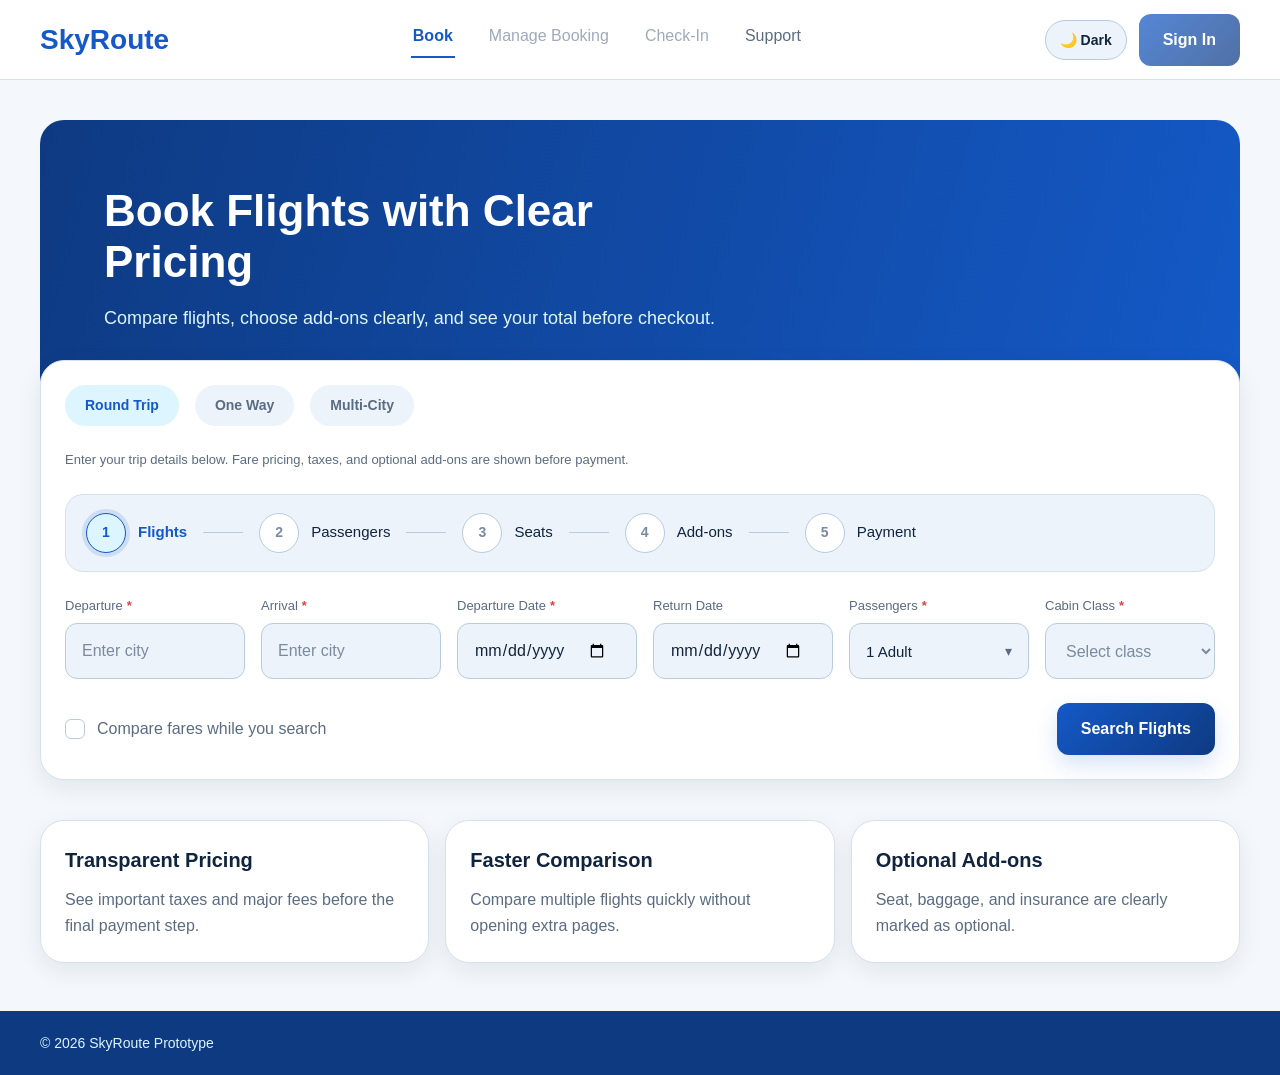
<file: index.html>
<!DOCTYPE html>
<html lang="en">
<head>
  <meta charset="UTF-8" />
  <meta name="viewport" content="width=device-width, initial-scale=1.0" />
  <title>SkyRoute - Home</title>
  <link rel="stylesheet" href="style.css" />
</head>
<body>
  <div class="page">
    <!-- Round trip search page for the main booking flow. -->
    <div class="navbar">
      <div class="container navbar-inner">
        <div class="logo">SkyRoute</div>
        <div class="nav-links">
          <a class="nav-link active" href="index.html" aria-current="page">Book</a>
          <div class="nav-link nav-disabled" aria-disabled="true" title="Coming soon">Manage Booking</div>
          <div class="nav-link nav-disabled" aria-disabled="true" title="Coming soon">Check-In</div>
          <a class="nav-link" href="support.html">Support</a>
        </div>
        <div class="btn nav-disabled-action" aria-disabled="true" title="Sign in coming soon">Sign In</div>
      </div>
    </div>

    <div class="container hero">
      <h1>Book Flights with Clear Pricing</h1>
      <p>Compare flights, choose add-ons clearly, and see your total before checkout.</p>
    </div>

    <!-- This form saves the user's trip search before showing flight results. -->
    <form id="home-booking-form" class="container card search-card" data-trip-type="round-trip">
      <div class="tab-row">
        <a class="tab active" href="index.html" aria-current="page">Round Trip</a>
        <a class="tab inactive" href="one-way.html">One Way</a>
        <a class="tab inactive" href="multi-city.html">Multi-City</a>
      </div>
      <div class="helper-text">
        Enter your trip details below. Fare pricing, taxes, and optional add-ons are shown before payment.
      </div>
      <div class="progress">
        <div class="step active"><div class="step-circle">1</div><div class="step-label">Flights</div></div>
        <div class="step-line"></div>
        <div class="step pending"><div class="step-circle">2</div><div class="step-label">Passengers</div></div>
        <div class="step-line"></div>
        <div class="step pending"><div class="step-circle">3</div><div class="step-label">Seats</div></div>
        <div class="step-line"></div>
        <div class="step pending"><div class="step-circle">4</div><div class="step-label">Add-ons</div></div>
        <div class="step-line"></div>
        <div class="step pending"><div class="step-circle">5</div><div class="step-label">Payment</div></div>
      </div>

      <div class="field-row">
        <div class="field">
          <label for="from" class="required">Departure <span class="required-marker" aria-hidden="true">*</span></label>
          <input id="from" class="input" type="text" placeholder="Enter city" required />
        </div>

        <div class="field">
          <label for="to" class="required">Arrival <span class="required-marker" aria-hidden="true">*</span></label>
          <input id="to" class="input" type="text" placeholder="Enter city" required />
        </div>

        <div class="field">
          <label for="departure" class="required">Departure Date <span class="required-marker" aria-hidden="true">*</span></label>
          <input id="departure" class="input" type="date" required />
        </div>

        <div class="field">
          <label for="returnDate">Return Date</label>
          <input id="returnDate" class="input" type="date" />
        </div>

        <div class="field small passenger-field">
          <label for="passengers" class="required">Passengers <span class="required-marker" aria-hidden="true">*</span></label>
          <div class="passenger-selector" id="passenger-selector">
            <button
              id="passenger-trigger"
              class="input passenger-trigger placeholder-select"
              type="button"
              aria-haspopup="dialog"
              aria-expanded="false"
              aria-controls="passenger-panel"
            >
              <span id="passenger-display">Select passengers</span>
              <span class="passenger-chevron" aria-hidden="true">▾</span>
            </button>

            <div id="passenger-panel" class="passenger-panel" hidden>
              <div class="passenger-panel-header">
                <div class="passenger-panel-title">Passengers</div>
                <div class="helper-text">Select travelers for this booking.</div>
              </div>

              <div class="passenger-row">
                <div>
                  <div class="passenger-type">Adults</div>
                  <div class="passenger-subtext">Ages 12 and over</div>
                </div>
                <div class="passenger-controls">
                  <button type="button" class="counter-btn" data-passenger-action="decrease" data-passenger-type="adults" aria-label="Decrease adults">−</button>
                  <span class="counter-value" id="count-adults">1</span>
                  <button type="button" class="counter-btn" data-passenger-action="increase" data-passenger-type="adults" aria-label="Increase adults">+</button>
                </div>
              </div>

              <div class="passenger-row">
                <div>
                  <div class="passenger-type">Children</div>
                  <div class="passenger-subtext">Ages 2 to 11</div>
                </div>
                <div class="passenger-controls">
                  <button type="button" class="counter-btn" data-passenger-action="decrease" data-passenger-type="children" aria-label="Decrease children">−</button>
                  <span class="counter-value" id="count-children">0</span>
                  <button type="button" class="counter-btn" data-passenger-action="increase" data-passenger-type="children" aria-label="Increase children">+</button>
                </div>
              </div>

              <div class="passenger-row">
                <div>
                  <div class="passenger-type">Infants</div>
                  <div class="passenger-subtext">Under 2 years</div>
                </div>
                <div class="passenger-controls">
                  <button type="button" class="counter-btn" data-passenger-action="decrease" data-passenger-type="infants" aria-label="Decrease infants">−</button>
                  <span class="counter-value" id="count-infants">0</span>
                  <button type="button" class="counter-btn" data-passenger-action="increase" data-passenger-type="infants" aria-label="Increase infants">+</button>
                </div>
              </div>

              <div class="helper-text" id="passenger-note">Each infant must travel with an adult.</div>

              <div class="passenger-panel-footer">
                <button id="passenger-done" class="btn" type="button">Done</button>
              </div>
            </div>
          </div>
        </div>

        <div class="field small">
          <label for="cabinClass" class="required">Cabin Class <span class="required-marker" aria-hidden="true">*</span></label>
          <select id="cabinClass" class="input" required>
            <option value="" selected disabled>Select class</option>
            <option>Economy</option>
            <option>Premium Economy</option>
            <option>Business</option>
            <option>First</option>
          </select>
        </div>
      </div>

      <div class="actions-row between">
        <div class="checkbox-row">
          <div class="checkbox"></div>
          <div>Compare fares while you search</div>
        </div>
        <button class="btn" type="submit">Search Flights</button>
      </div>
    </form>

    <div class="container feature-row section">
      <div class="card feature-card">
        <h3>Transparent Pricing</h3>
        <p>See important taxes and major fees before the final payment step.</p>
      </div>
      <div class="card feature-card">
        <h3>Faster Comparison</h3>
        <p>Compare multiple flights quickly without opening extra pages.</p>
      </div>
      <div class="card feature-card">
        <h3>Optional Add-ons</h3>
        <p>Seat, baggage, and insurance are clearly marked as optional.</p>
      </div>
    </div>

    <div class="footer">
      <div class="container">© 2026 SkyRoute Prototype</div>
    </div>
  </div>

  <script src="script.js"></script>
</body>
</html>
</file>
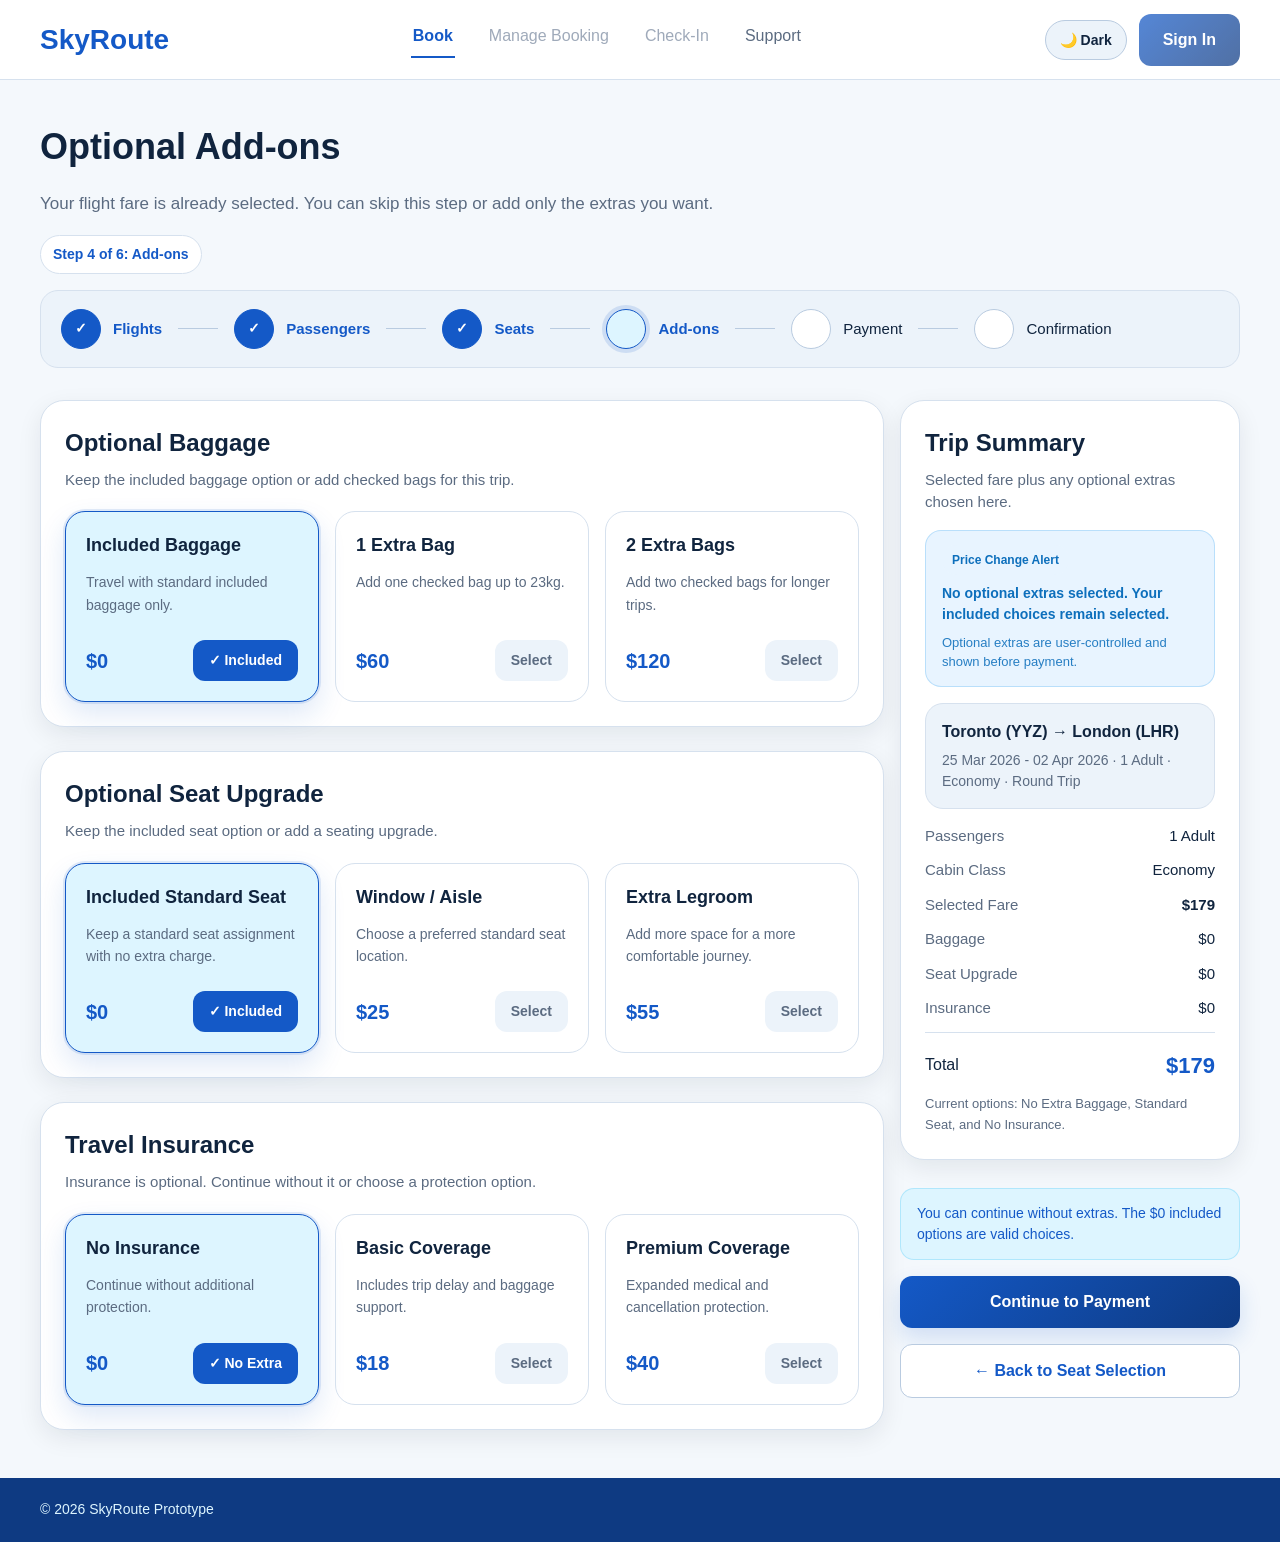
<file: Add-ons.html>
<!DOCTYPE html>
<html lang="en">
<head>
  <meta charset="UTF-8" />
  <meta name="viewport" content="width=device-width, initial-scale=1.0" />
  <title>SkyRoute - Add-ons</title>
  <link rel="stylesheet" href="style.css" />
</head>
<body>
  <div class="page">
    <!-- Optional add-ons page where extras can be skipped or selected. -->
    <div class="navbar">
      <div class="container navbar-inner">
        <a class="logo" href="index.html">SkyRoute</a>
        <div class="nav-links">
          <a class="nav-link active" href="index.html" aria-current="page">Book</a>
          <div class="nav-link nav-disabled" aria-disabled="true" title="Coming soon">Manage Booking</div>
          <div class="nav-link nav-disabled" aria-disabled="true" title="Coming soon">Check-In</div>
          <a class="nav-link" href="support.html">Support</a>
        </div>
        <div class="btn nav-disabled-action" aria-disabled="true" title="Sign in coming soon">Sign In</div>
      </div>
    </div>

    <div class="container page-header">
      <h1>Optional Add-ons</h1>
      <p>Your flight fare is already selected. You can skip this step or add only the extras you want.</p>

      <div class="progress-caption">Step 4 of 6: Add-ons</div>
      <div class="progress">
        <div class="step completed"><div class="step-circle">✓</div><div class="step-label">Flights</div></div>
        <div class="step-line"></div>
        <div class="step completed"><div class="step-circle">✓</div><div class="step-label">Passengers</div></div>
        <div class="step-line"></div>
        <div class="step completed"><div class="step-circle">✓</div><div class="step-label">Seats</div></div>
        <div class="step-line"></div>
        <div class="step active"><div class="step-circle"></div><div class="step-label">Add-ons</div></div>
        <div class="step-line"></div>
        <div class="step pending"><div class="step-circle"></div><div class="step-label">Payment</div></div>
        <div class="step-line"></div>
        <div class="step pending"><div class="step-circle"></div><div class="step-label">Confirmation</div></div>
      </div>
    </div>

    <!-- Add-on cards update the running total before the payment step. -->
    <div class="container grid-main">
      <div class="main-left">
        <div class="card">
          <h2>Optional Baggage</h2>
          <p class="subtitle">Keep the included baggage option or add checked bags for this trip.</p>
          <div class="option-row spaced-top-md">
            <div class="option-card selectable selected" data-addon-group="baggage" data-addon-name="No Extra Baggage" data-addon-price="0" data-selected-label="Included" data-default-label="No Extra"><div><h3>Included Baggage</h3><p>Travel with standard included baggage only.</p></div><div class="option-bottom"><div class="price">$0</div><div class="tag">Included</div></div></div>
            <div class="option-card selectable" data-addon-group="baggage" data-addon-name="1 Extra Bag" data-addon-price="60"><div><h3>1 Extra Bag</h3><p>Add one checked bag up to 23kg.</p></div><div class="option-bottom"><div class="price">$60</div><div class="tag">Select</div></div></div>
            <div class="option-card selectable" data-addon-group="baggage" data-addon-name="2 Extra Bags" data-addon-price="120"><div><h3>2 Extra Bags</h3><p>Add two checked bags for longer trips.</p></div><div class="option-bottom"><div class="price">$120</div><div class="tag">Select</div></div></div>
          </div>
        </div>

        <div class="card">
          <h2>Optional Seat Upgrade</h2>
          <p class="subtitle">Keep the included seat option or add a seating upgrade.</p>
          <div class="option-row spaced-top-md">
            <div class="option-card selectable selected" data-addon-group="seat-option" data-addon-name="Standard Seat" data-addon-price="0" data-selected-label="Included" data-default-label="Included"><div><h3>Included Standard Seat</h3><p>Keep a standard seat assignment with no extra charge.</p></div><div class="option-bottom"><div class="price">$0</div><div class="tag">Included</div></div></div>
            <div class="option-card selectable" data-addon-group="seat-option" data-addon-name="Window / Aisle" data-addon-price="25"><div><h3>Window / Aisle</h3><p>Choose a preferred standard seat location.</p></div><div class="option-bottom"><div class="price">$25</div><div class="tag">Select</div></div></div>
            <div class="option-card selectable" data-addon-group="seat-option" data-addon-name="Extra Legroom" data-addon-price="55"><div><h3>Extra Legroom</h3><p>Add more space for a more comfortable journey.</p></div><div class="option-bottom"><div class="price">$55</div><div class="tag">Select</div></div></div>
          </div>
        </div>

        <div class="card">
          <h2>Travel Insurance</h2>
          <p class="subtitle">Insurance is optional. Continue without it or choose a protection option.</p>
          <div class="option-row spaced-top-md">
            <div class="option-card selectable selected" data-addon-group="insurance" data-addon-name="No Insurance" data-addon-price="0" data-selected-label="No Extra" data-default-label="No Extra"><div><h3>No Insurance</h3><p>Continue without additional protection.</p></div><div class="option-bottom"><div class="price">$0</div><div class="tag">No Extra</div></div></div>
            <div class="option-card selectable" data-addon-group="insurance" data-addon-name="Basic Coverage" data-addon-price="18"><div><h3>Basic Coverage</h3><p>Includes trip delay and baggage support.</p></div><div class="option-bottom"><div class="price">$18</div><div class="tag">Select</div></div></div>
            <div class="option-card selectable" data-addon-group="insurance" data-addon-name="Premium Coverage" data-addon-price="40"><div><h3>Premium Coverage</h3><p>Expanded medical and cancellation protection.</p></div><div class="option-bottom"><div class="price">$40</div><div class="tag">Select</div></div></div>
          </div>
        </div>
      </div>

      <div class="sidebar">
        <div class="card">
          <h2>Trip Summary</h2>
          <p class="subtitle">Selected fare plus any optional extras chosen here.</p>
          <div class="innovation-alert summary-details" id="price-change-alert">
            <div class="alert-pill">Price Change Alert</div>
            <div class="alert-message helper-top" id="price-alert-message">No optional extras selected. Your included choices remain selected.</div>
            <div class="helper-text helper-top">Optional extras are user-controlled and shown before payment.</div>
          </div>
          <div class="summary-box summary-details">
            <h4 id="addons-summary-route">Toronto (YYZ) → London (LHR)</h4>
            <p id="addons-summary-dates">25 Mar 2026 - 02 Apr 2026</p>
          </div>
          <div class="summary-details">
            <div class="summary-row"><div class="label">Passengers</div><div data-booking-passengers>1 Passenger</div></div>
            <div class="summary-row"><div class="label">Cabin Class</div><div data-booking-class>Economy</div></div>
            <div class="summary-row"><div class="label">Selected Fare</div><div><strong id="addons-base-fare">$179</strong></div></div>
            <div class="summary-row"><div class="label">Baggage</div><div id="addons-baggage-price">$0</div></div>
            <div class="summary-row"><div class="label">Seat Upgrade</div><div id="addons-seat-option-price">$0</div></div>
            <div class="summary-row"><div class="label">Insurance</div><div id="addons-insurance-price">$0</div></div>
          </div>
          <div class="summary-total"><div>Total</div><strong id="addons-total">$179</strong></div>
          <div class="note summary-note" id="addons-selection-note">Optional add-ons refine the selected fare and update the total instantly before payment.</div>
        </div>

        <div class="sidebar-actions">
          <div class="flow-note">You can continue without extras. The $0 included options are valid choices.</div>
          <a class="btn" href="payment.html">Continue to Payment</a>
          <a class="btn-secondary" href="seat-selection.html">← Back to Seat Selection</a>
        </div>
      </div>
    </div>

    <div class="footer">
      <div class="container">© 2026 SkyRoute Prototype</div>
    </div>
  </div>
  <script src="script.js"></script>
</body>
</html>
</file>
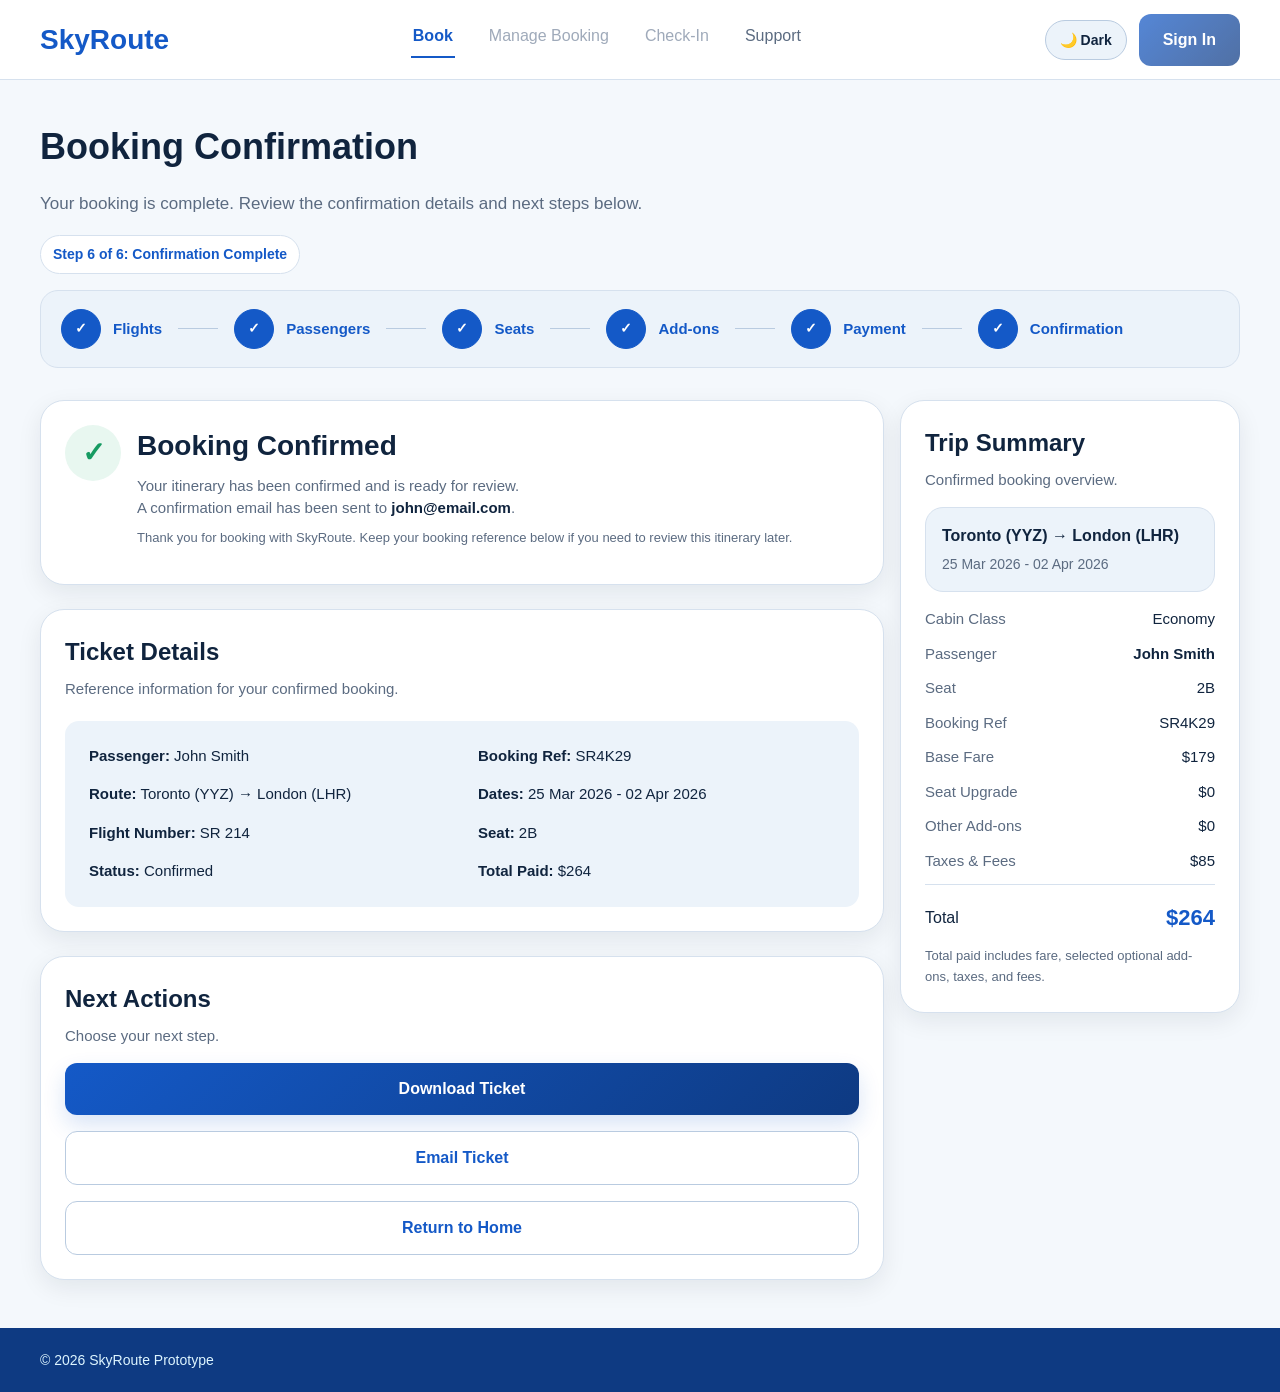
<file: confirmation.html>
<!DOCTYPE html>
<html lang="en">
<head>
  <meta charset="UTF-8" />
  <meta name="viewport" content="width=device-width, initial-scale=1.0" />
  <title>SkyRoute - Confirmation</title>
  <link rel="stylesheet" href="style.css" />
</head>
<body>
  <div class="page">
    <!-- Confirmation page showing the saved booking details. -->
    <div class="navbar">
      <div class="container navbar-inner">
        <a class="logo" href="index.html">SkyRoute</a>
        <div class="nav-links">
          <a class="nav-link active" href="index.html" aria-current="page">Book</a>
          <div class="nav-link nav-disabled" aria-disabled="true" title="Coming soon">Manage Booking</div>
          <div class="nav-link nav-disabled" aria-disabled="true" title="Coming soon">Check-In</div>
          <a class="nav-link" href="support.html">Support</a>
        </div>
        <div class="btn nav-disabled-action" aria-disabled="true" title="Sign in coming soon">Sign In</div>
      </div>
    </div>

    <div class="container page-header">
      <h1>Booking Confirmation</h1>
      <p>Your booking is complete. Review the confirmation details and next steps below.</p>

      <div class="progress-caption">Step 6 of 6: Confirmation Complete</div>
      <div class="progress">
        <div class="step completed"><div class="step-circle">✓</div><div class="step-label">Flights</div></div>
        <div class="step-line"></div>
        <div class="step completed"><div class="step-circle">✓</div><div class="step-label">Passengers</div></div>
        <div class="step-line"></div>
        <div class="step completed"><div class="step-circle">✓</div><div class="step-label">Seats</div></div>
        <div class="step-line"></div>
        <div class="step completed"><div class="step-circle">✓</div><div class="step-label">Add-ons</div></div>
        <div class="step-line"></div>
        <div class="step completed"><div class="step-circle">✓</div><div class="step-label">Payment</div></div>
        <div class="step-line"></div>
        <div class="step completed"><div class="step-circle">✓</div><div class="step-label">Confirmation</div></div>
      </div>
    </div>

    <!-- Booking summary is filled from localStorage when available. -->
    <div class="container grid-main">
      <div class="main-left">
        <div class="card">
          <div class="success">
            <div class="success-icon">✓</div>
            <div>
              <h2 style="margin:0 0 8px; font-size:28px;">Booking Confirmed</h2>
              <p class="subtitle">Your itinerary has been confirmed and is ready for review.</p>
              <p class="subtitle helper-top">
                A confirmation email has been sent to
                <strong id="confirm-email" style="color:var(--text);">john@email.com</strong>.
              </p>
              <p class="helper-text helper-top">Thank you for booking with SkyRoute. Keep your booking reference below if you need to review this itinerary later.</p>
            </div>
          </div>
        </div>

        <div class="card">
          <h2>Ticket Details</h2>
          <p class="subtitle">Reference information for your confirmed booking.</p>
          <div class="ticket-grid spaced-top-md">
            <div><strong>Passenger:</strong> <span id="confirm-passenger">John Smith</span></div>
            <div><strong>Booking Ref:</strong> <span id="confirm-reference">SR4K29</span></div>
            <div><strong>Route:</strong> <span id="confirm-route">Toronto (YYZ) → London (LHR)</span></div>
            <div><strong>Dates:</strong> <span id="confirm-dates">25 Mar 2026 - 02 Apr 2026</span></div>
            <div><strong>Flight Number:</strong> <span id="confirm-flight-number">SR 214</span></div>
            <div><strong>Seat:</strong> <span id="confirm-seat">2B</span></div>
            <div><strong>Status:</strong> Confirmed</div>
            <div><strong>Total Paid:</strong> <span id="confirm-total-paid">$289</span></div>
          </div>
        </div>

        <div class="card">
          <h2>Next Actions</h2>
          <p class="subtitle">Choose your next step.</p>
          <div class="sidebar-actions spaced-top-md">
            <a class="btn" href="#">Download Ticket</a>
            <a class="btn-secondary" href="#">Email Ticket</a>
            <a class="btn-secondary" href="index.html">Return to Home</a>
          </div>
        </div>
      </div>

      <div class="sidebar">
        <div class="card">
          <h2>Trip Summary</h2>
          <p class="subtitle">Confirmed booking overview.</p>
          <div class="summary-box summary-details">
            <h4 class="readonly-value" id="confirm-route-side">Toronto (YYZ) → London (LHR)</h4>
            <p id="confirm-dates-side">25 Mar 2026 - 02 Apr 2026</p>
          </div>
          <div class="summary-details">
            <div class="summary-row"><div class="label">Cabin Class</div><div data-booking-class>Economy</div></div>
            <div class="summary-row"><div class="label">Passenger</div><div><strong id="confirm-passenger-side">John Smith</strong></div></div>
            <div class="summary-row"><div class="label">Seat</div><div id="confirm-seat-side">2B</div></div>
            <div class="summary-row"><div class="label">Booking Ref</div><div id="confirm-reference-side">SR4K29</div></div>
            <div class="summary-row"><div class="label">Base Fare</div><div id="confirm-base-fare">$179</div></div>
            <div class="summary-row"><div class="label">Seat Upgrade</div><div id="confirm-seat-upgrade">$25</div></div>
            <div class="summary-row"><div class="label">Other Add-ons</div><div id="confirm-addons-price">$0</div></div>
            <div class="summary-row"><div class="label">Taxes & Fees</div><div>$85</div></div>
          </div>
          <div class="summary-total"><div>Total</div><strong id="confirm-total-side">$289</strong></div>
          <div class="note summary-note">Total paid includes fare, selected optional add-ons, taxes, and fees.</div>
        </div>
      </div>
    </div>

    <div class="footer">
      <div class="container">© 2026 SkyRoute Prototype</div>
    </div>
  </div>

  <script src="script.js"></script>
</body>
</html>
</file>
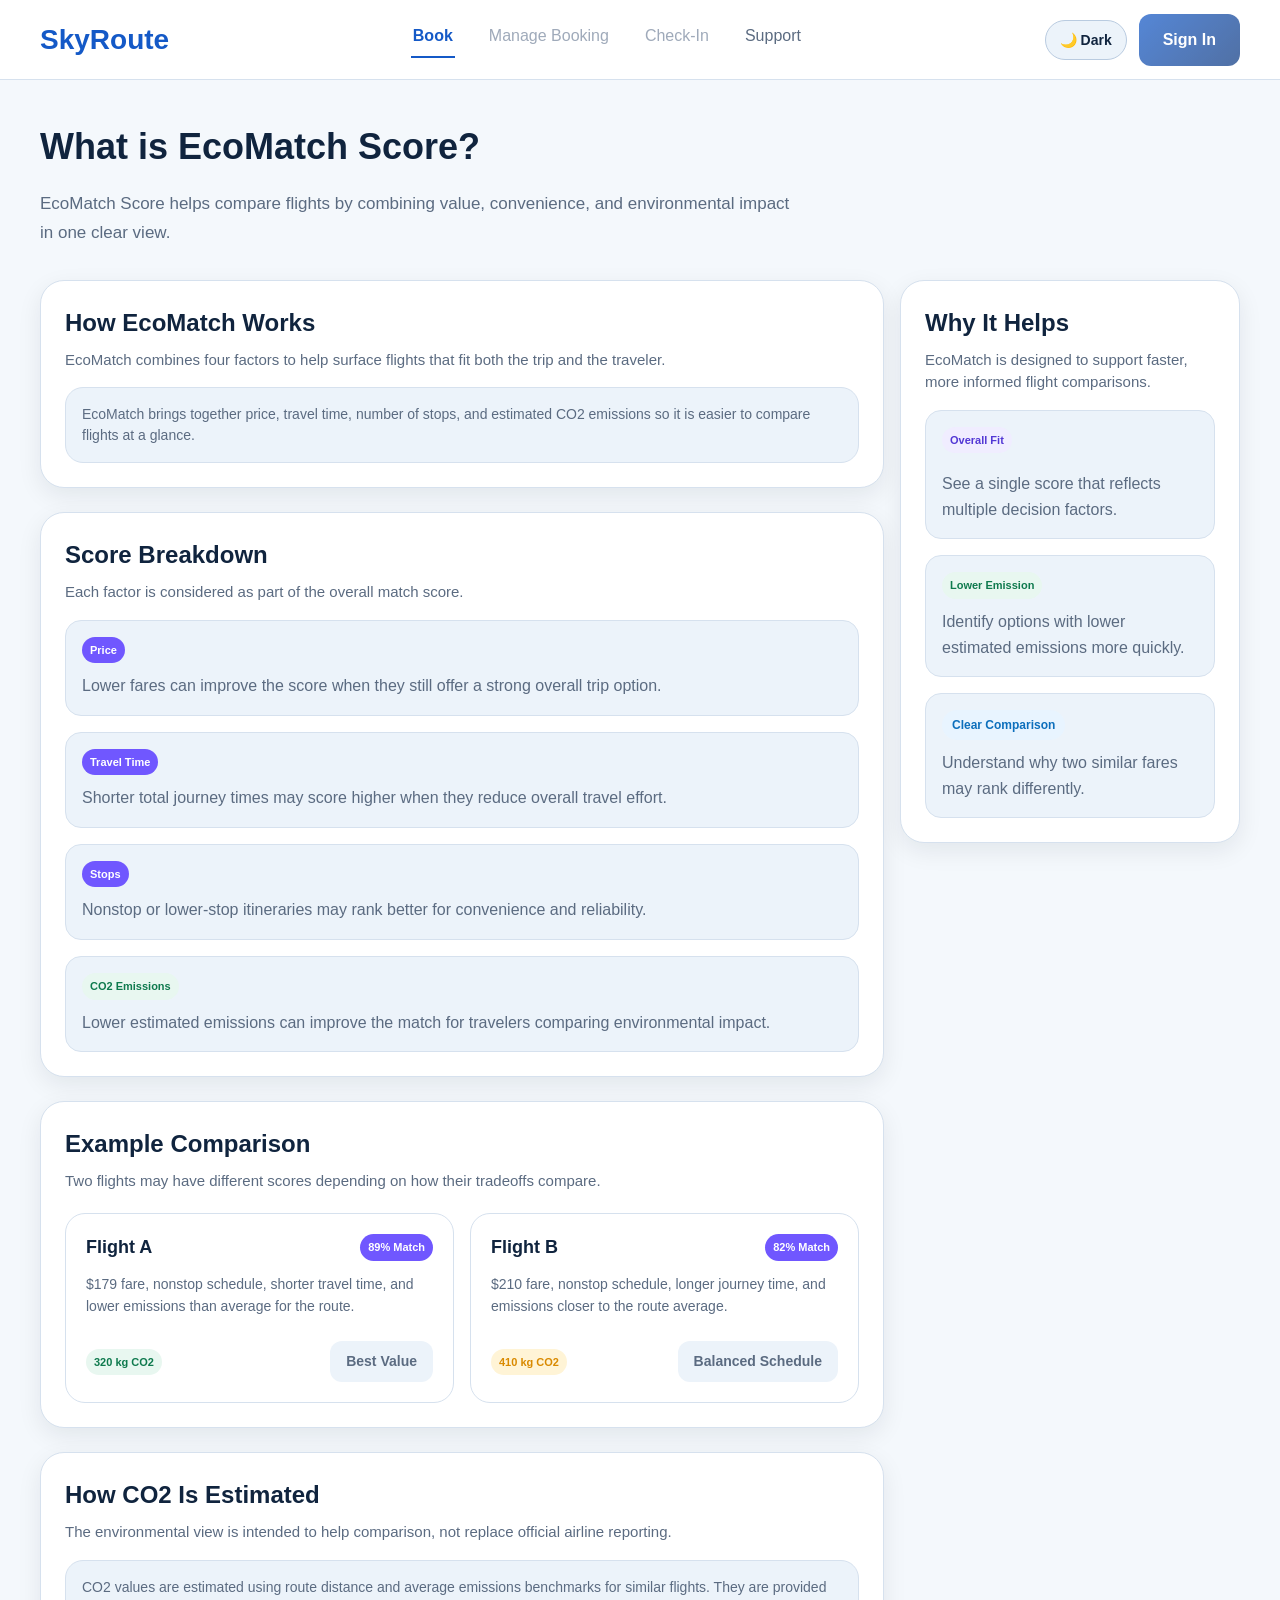
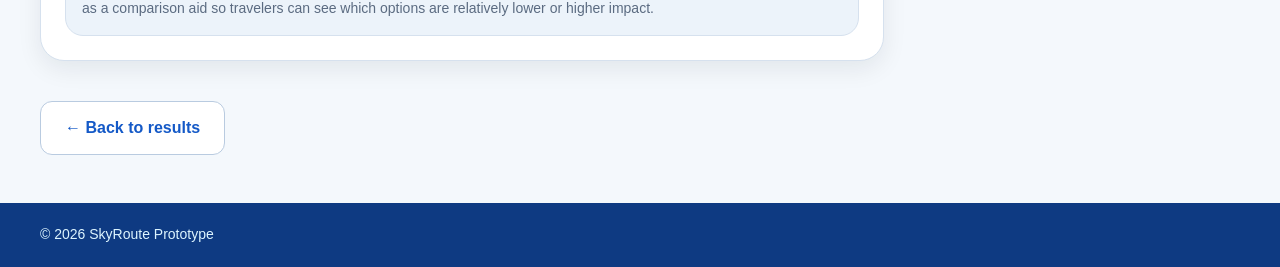
<file: ecomatch-info.html>
<!DOCTYPE html>
<html lang="en">
<head>
  <meta charset="UTF-8" />
  <meta name="viewport" content="width=device-width, initial-scale=1.0" />
  <title>SkyRoute - EcoMatch Score</title>
  <link rel="stylesheet" href="style.css" />
</head>
<body>
  <div class="page">
    <!-- Explanation page for the EcoMatch innovation feature. -->
    <div class="navbar">
      <div class="container navbar-inner">
        <a class="logo" href="index.html">SkyRoute</a>
        <div class="nav-links">
          <a class="nav-link active" href="index.html" aria-current="page">Book</a>
          <div class="nav-link nav-disabled" aria-disabled="true" title="Coming soon">Manage Booking</div>
          <div class="nav-link nav-disabled" aria-disabled="true" title="Coming soon">Check-In</div>
          <a class="nav-link" href="support.html">Support</a>
        </div>
        <div class="btn nav-disabled-action" aria-disabled="true" title="Sign in coming soon">Sign In</div>
      </div>
    </div>

    <div class="container page-header">
      <h1>What is EcoMatch Score?</h1>
      <p>EcoMatch Score helps compare flights by combining value, convenience, and environmental impact in one clear view.</p>
    </div>

    <!-- This page explains the score without changing the booking flow. -->
    <div class="container grid-main">
      <div class="main-left">
        <div class="card">
          <h2>How EcoMatch Works</h2>
          <p class="subtitle">EcoMatch combines four factors to help surface flights that fit both the trip and the traveler.</p>
          <div class="summary-box summary-details">
            <p>EcoMatch brings together price, travel time, number of stops, and estimated CO2 emissions so it is easier to compare flights at a glance.</p>
          </div>
        </div>

        <div class="card">
          <h2>Score Breakdown</h2>
          <p class="subtitle">Each factor is considered as part of the overall match score.</p>
          <div class="info-list summary-details">
            <div class="info-list-item">
              <div class="score-pill">Price</div>
              <p>Lower fares can improve the score when they still offer a strong overall trip option.</p>
            </div>
            <div class="info-list-item">
              <div class="score-pill">Travel Time</div>
              <p>Shorter total journey times may score higher when they reduce overall travel effort.</p>
            </div>
            <div class="info-list-item">
              <div class="score-pill">Stops</div>
              <p>Nonstop or lower-stop itineraries may rank better for convenience and reliability.</p>
            </div>
            <div class="info-list-item">
              <div class="eco-badge low">CO2 Emissions</div>
              <p>Lower estimated emissions can improve the match for travelers comparing environmental impact.</p>
            </div>
          </div>
        </div>

        <div class="card">
          <h2>Example Comparison</h2>
          <p class="subtitle">Two flights may have different scores depending on how their tradeoffs compare.</p>
          <div class="option-row spaced-top-md">
            <div class="option-card">
              <div>
                <div class="option-top">
                  <h3>Flight A</h3>
                  <div class="score-pill">89% Match</div>
                </div>
                <p>$179 fare, nonstop schedule, shorter travel time, and lower emissions than average for the route.</p>
              </div>
              <div class="option-bottom">
                <div class="eco-badge low">320 kg CO2</div>
                <div class="tag">Best Value</div>
              </div>
            </div>

            <div class="option-card">
              <div>
                <div class="option-top">
                  <h3>Flight B</h3>
                  <div class="score-pill">82% Match</div>
                </div>
                <p>$210 fare, nonstop schedule, longer journey time, and emissions closer to the route average.</p>
              </div>
              <div class="option-bottom">
                <div class="eco-badge moderate">410 kg CO2</div>
                <div class="tag">Balanced Schedule</div>
              </div>
            </div>
          </div>
        </div>

        <div class="card">
          <h2>How CO2 Is Estimated</h2>
          <p class="subtitle">The environmental view is intended to help comparison, not replace official airline reporting.</p>
          <div class="summary-box summary-details">
            <p>CO2 values are estimated using route distance and average emissions benchmarks for similar flights. They are provided as a comparison aid so travelers can see which options are relatively lower or higher impact.</p>
          </div>
        </div>

        <div class="button-row spaced-top-md">
          <a class="btn-secondary" href="search-results.html">← Back to results</a>
        </div>
      </div>

      <div class="sidebar">
        <div class="card">
          <h2>Why It Helps</h2>
          <p class="subtitle">EcoMatch is designed to support faster, more informed flight comparisons.</p>
          <div class="info-list summary-details">
            <div class="info-list-item">
              <div class="eco-highlight">Overall Fit</div>
              <p>See a single score that reflects multiple decision factors.</p>
            </div>
            <div class="info-list-item">
              <div class="eco-badge low">Lower Emission</div>
              <p>Identify options with lower estimated emissions more quickly.</p>
            </div>
            <div class="info-list-item">
              <div class="alert-pill">Clear Comparison</div>
              <p>Understand why two similar fares may rank differently.</p>
            </div>
          </div>
        </div>
      </div>
    </div>

    <div class="footer">
      <div class="container">© 2026 SkyRoute Prototype</div>
    </div>
  </div>
  <script src="script.js"></script>
</body>
</html>
</file>
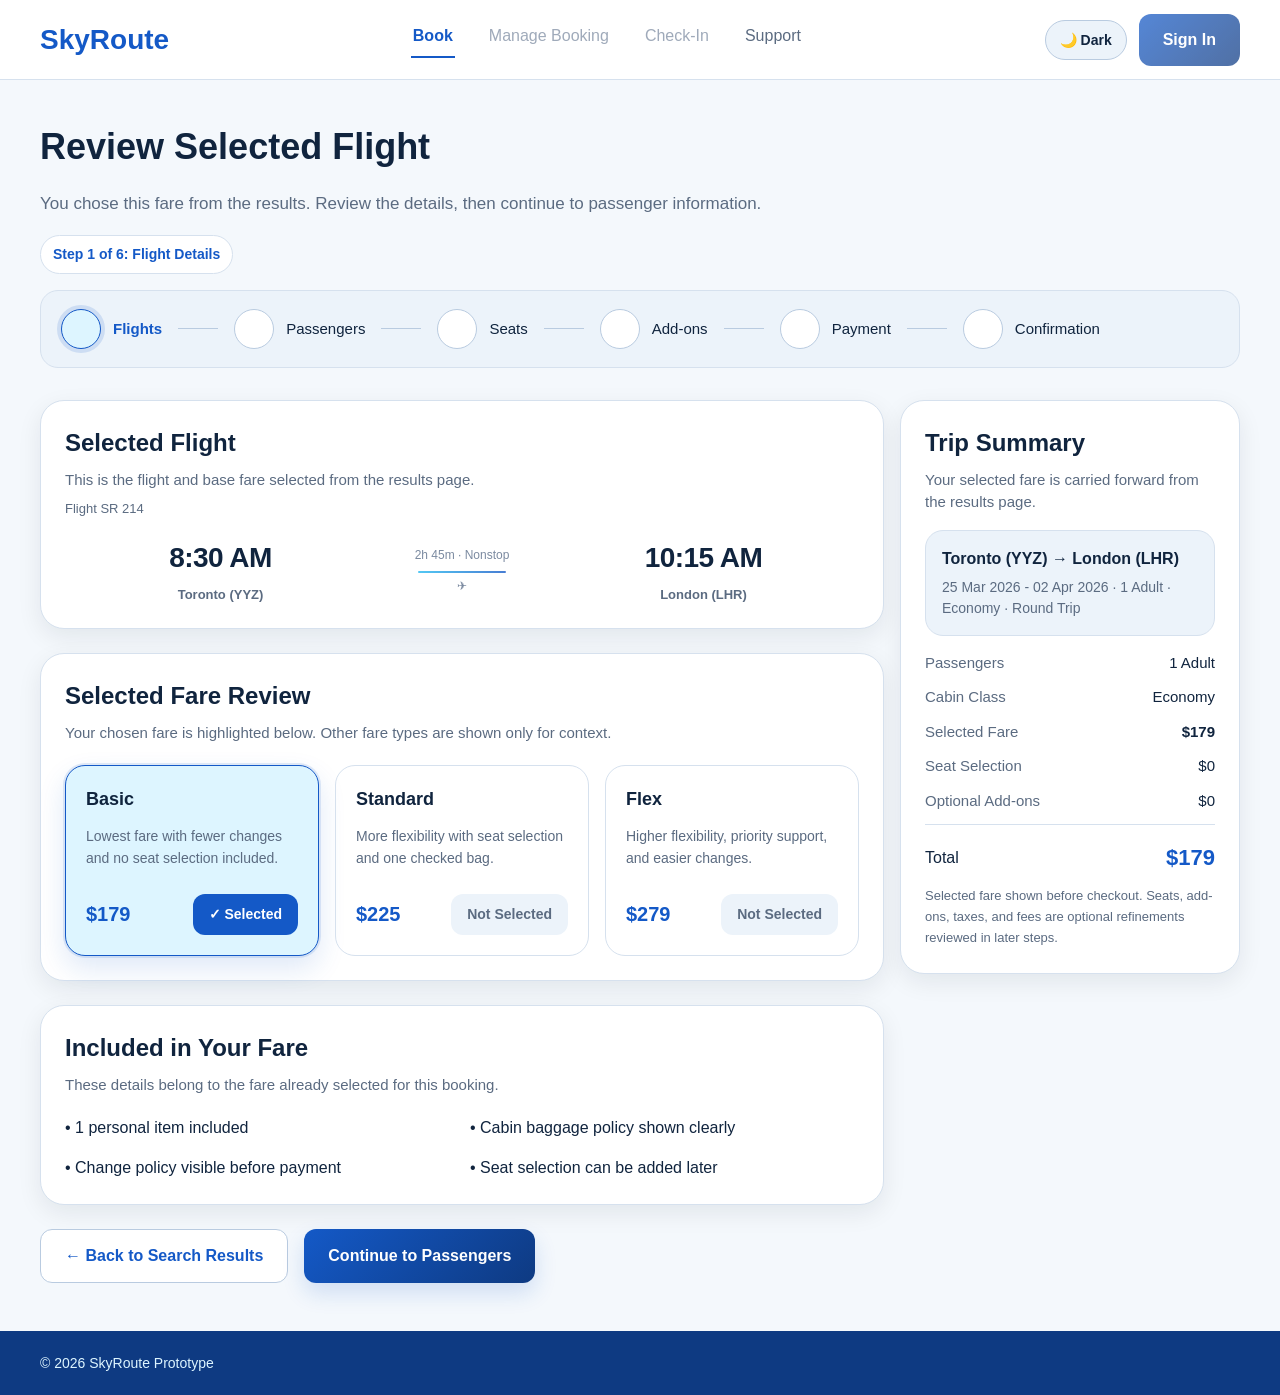
<file: flight-details.html>
<!DOCTYPE html>
<html lang="en">
<head>
  <meta charset="UTF-8" />
  <meta name="viewport" content="width=device-width, initial-scale=1.0" />
  <title>SkyRoute - Flight Details</title>
  <link rel="stylesheet" href="style.css" />
</head>
<body>
  <div class="page">
    <!-- Review page for the flight selected from search results. -->
    <div class="navbar">
      <div class="container navbar-inner">
        <a class="logo" href="index.html">SkyRoute</a>
        <div class="nav-links">
          <a class="nav-link active" href="index.html" aria-current="page">Book</a>
          <div class="nav-link nav-disabled" aria-disabled="true" title="Coming soon">Manage Booking</div>
          <div class="nav-link nav-disabled" aria-disabled="true" title="Coming soon">Check-In</div>
          <a class="nav-link" href="support.html">Support</a>
        </div>
        <div class="btn nav-disabled-action" aria-disabled="true" title="Sign in coming soon">Sign In</div>
      </div>
    </div>

    <div class="container page-header">
      <h1>Review Selected Flight</h1>
      <p>You chose this fare from the results. Review the details, then continue to passenger information.</p>

      <div class="progress-caption">Step 1 of 6: Flight Details</div>
      <div class="progress">
        <div class="step active"><div class="step-circle"></div><div class="step-label">Flights</div></div>
        <div class="step-line"></div>
        <div class="step pending"><div class="step-circle"></div><div class="step-label">Passengers</div></div>
        <div class="step-line"></div>
        <div class="step pending"><div class="step-circle"></div><div class="step-label">Seats</div></div>
        <div class="step-line"></div>
        <div class="step pending"><div class="step-circle"></div><div class="step-label">Add-ons</div></div>
        <div class="step-line"></div>
        <div class="step pending"><div class="step-circle"></div><div class="step-label">Payment</div></div>
        <div class="step-line"></div>
        <div class="step pending"><div class="step-circle"></div><div class="step-label">Confirmation</div></div>
      </div>
    </div>

    <!-- The selected fare is reviewed here instead of re-selected. -->
    <div class="container grid-main">
      <div class="main-left">
        <div class="card">
          <h2>Selected Flight</h2>
          <p class="subtitle">This is the flight and base fare selected from the results page.</p>
          <div class="helper-text helper-top" id="selected-flight-number">Flight SR 214</div>
          <div class="flight-times spaced-top-md">
            <div class="center">
              <div class="time" id="selected-departure-time">8:30 AM</div>
              <div class="city" id="selected-departure-city">Toronto (YYZ)</div>
            </div>
            <div class="flight-mid">
              <span id="selected-duration">2h 45m · Nonstop</span>
              <div class="flight-line"></div>
              ✈
            </div>
            <div class="center">
              <div class="time" id="selected-arrival-time">10:15 AM</div>
              <div class="city" id="selected-arrival-city">London (LHR)</div>
            </div>
          </div>
        </div>

        <div class="card">
          <h2>Selected Fare Review</h2>
          <p class="subtitle">Your chosen fare is highlighted below. Other fare types are shown only for context.</p>
          <div class="option-row spaced-top-md">
            <div class="option-card selected">
              <div>
                <div class="option-top"><h3>Basic</h3></div>
                <p>Lowest fare with fewer changes and no seat selection included.</p>
              </div>
              <div class="option-bottom"><div class="price">$179</div><div class="tag">Selected</div></div>
            </div>
            <div class="option-card">
              <div>
                <div class="option-top"><h3>Standard</h3></div>
                <p>More flexibility with seat selection and one checked bag.</p>
              </div>
              <div class="option-bottom"><div class="price">$225</div><div class="tag">Not Selected</div></div>
            </div>
            <div class="option-card">
              <div>
                <div class="option-top"><h3>Flex</h3></div>
                <p>Higher flexibility, priority support, and easier changes.</p>
              </div>
              <div class="option-bottom"><div class="price">$279</div><div class="tag">Not Selected</div></div>
            </div>
          </div>
        </div>

        <div class="card">
          <h2>Included in Your Fare</h2>
          <p class="subtitle">These details belong to the fare already selected for this booking.</p>
          <div class="split-2 spaced-top-md">
            <div>• 1 personal item included</div>
            <div>• Cabin baggage policy shown clearly</div>
            <div>• Change policy visible before payment</div>
            <div>• Seat selection can be added later</div>
          </div>
        </div>

        <div class="button-row">
          <a class="btn-secondary" href="search-results.html">← Back to Search Results</a>
          <a class="btn" href="passenger-info.html">Continue to Passengers</a>
        </div>
      </div>

      <div class="sidebar">
        <div class="card">
          <h2>Trip Summary</h2>
          <p class="subtitle">Your selected fare is carried forward from the results page.</p>
          <div class="summary-box summary-details">
            <h4 id="details-route">Toronto (YYZ) → London (LHR)</h4>
            <p id="details-dates">25 Mar 2026 - 02 Apr 2026</p>
          </div>
          <div class="summary-details">
            <div class="summary-row"><div class="label">Passengers</div><div data-booking-passengers>1 Passenger</div></div>
            <div class="summary-row"><div class="label">Cabin Class</div><div data-booking-class>Economy</div></div>
            <div class="summary-row"><div class="label">Selected Fare</div><div><strong id="details-fare">$179</strong></div></div>
            <div class="summary-row"><div class="label">Seat Selection</div><div>$0</div></div>
            <div class="summary-row"><div class="label">Optional Add-ons</div><div>$0</div></div>
          </div>
          <div class="summary-total"><div>Total</div><strong id="details-total">$179</strong></div>
          <div class="note summary-note">Selected fare shown before checkout. Seats, add-ons, taxes, and fees are optional refinements reviewed in later steps.</div>
        </div>
      </div>
    </div>

    <div class="footer">
      <div class="container">© 2026 SkyRoute Prototype</div>
    </div>
  </div>
  <script src="script.js"></script>
</body>
</html>
</file>
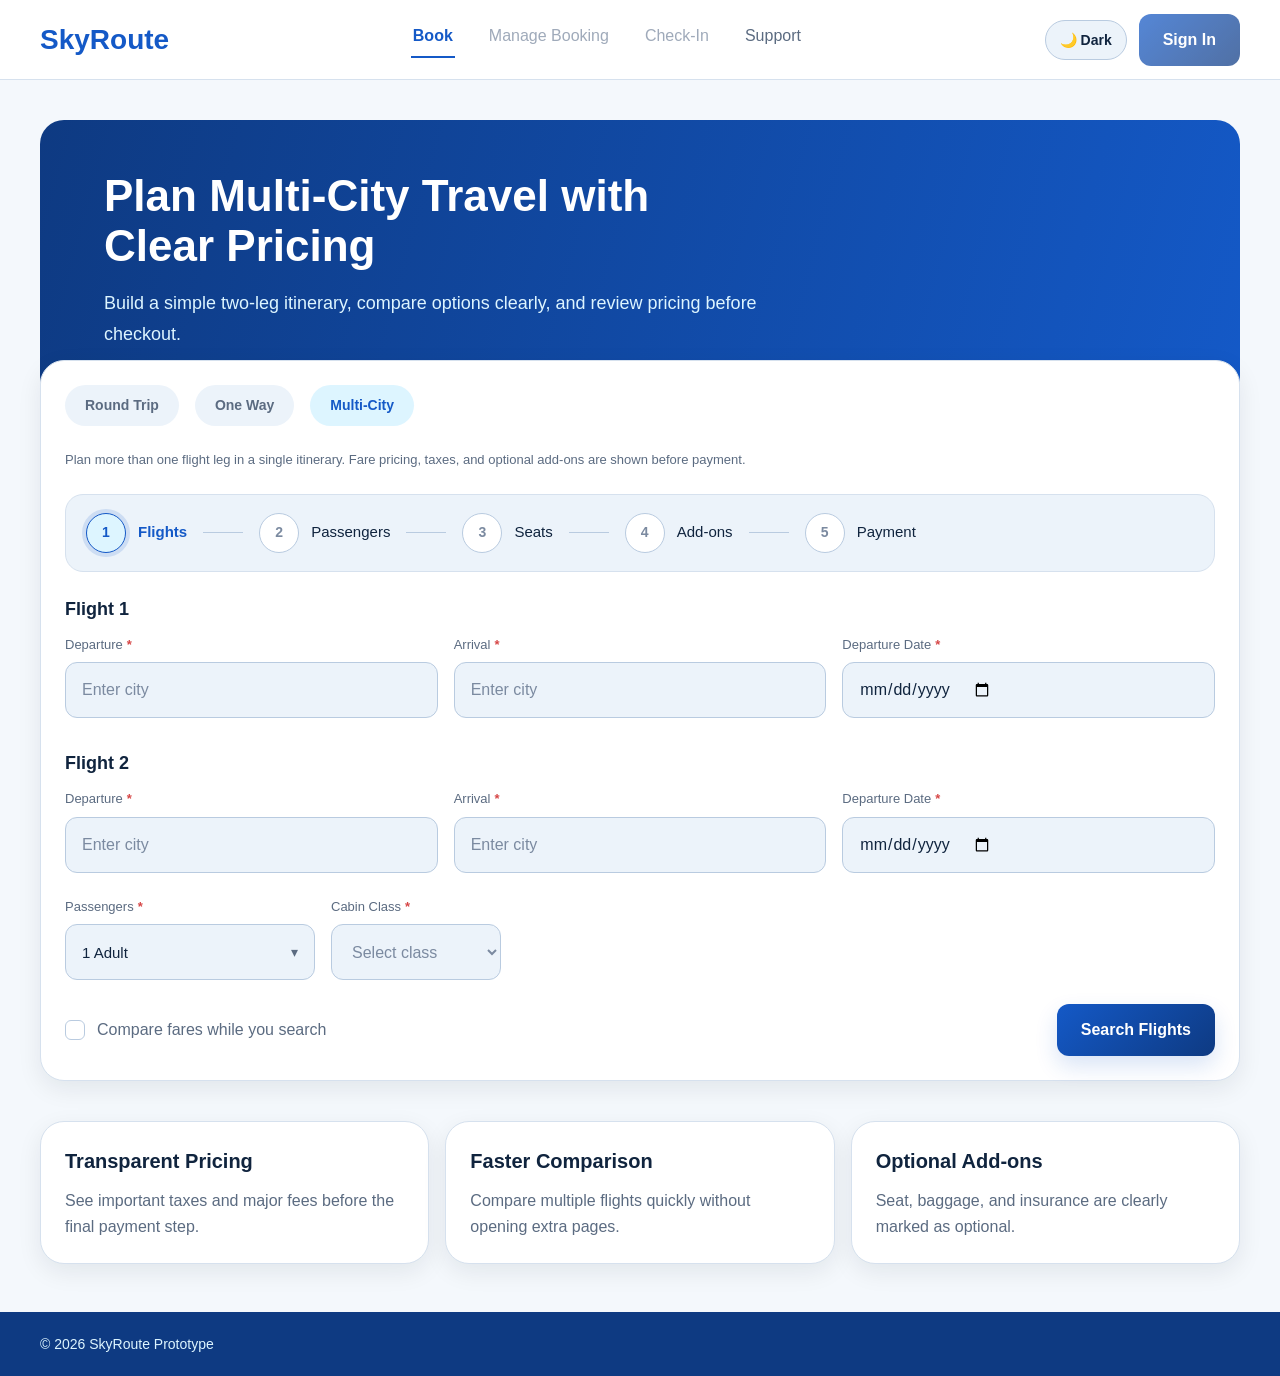
<file: multi-city.html>
<!DOCTYPE html>
<html lang="en">
<head>
  <meta charset="UTF-8" />
  <meta name="viewport" content="width=device-width, initial-scale=1.0" />
  <title>SkyRoute - Multi-City</title>
  <link rel="stylesheet" href="style.css" />
</head>
<body>
  <div class="page">
    <!-- Multi-city search page for trips with more than one flight leg. -->
    <div class="navbar">
      <div class="container navbar-inner">
        <div class="logo">SkyRoute</div>
        <div class="nav-links">
          <a class="nav-link active" href="index.html" aria-current="page">Book</a>
          <div class="nav-link nav-disabled" aria-disabled="true" title="Coming soon">Manage Booking</div>
          <div class="nav-link nav-disabled" aria-disabled="true" title="Coming soon">Check-In</div>
          <a class="nav-link" href="support.html">Support</a>
        </div>
        <div class="btn nav-disabled-action" aria-disabled="true" title="Sign in coming soon">Sign In</div>
      </div>
    </div>

    <div class="container hero">
      <h1>Plan Multi-City Travel with Clear Pricing</h1>
      <p>Build a simple two-leg itinerary, compare options clearly, and review pricing before checkout.</p>
    </div>

    <!-- Each leg is saved separately so later pages can show the trip summary. -->
    <form id="home-booking-form" class="container card search-card" data-trip-type="multi-city">
      <div class="tab-row">
        <a class="tab inactive" href="index.html">Round Trip</a>
        <a class="tab inactive" href="one-way.html">One Way</a>
        <a class="tab active" href="multi-city.html" aria-current="page">Multi-City</a>
      </div>
      <div class="helper-text">
        Plan more than one flight leg in a single itinerary. Fare pricing, taxes, and optional add-ons are shown before payment.
      </div>
      <div class="progress">
        <div class="step active"><div class="step-circle">1</div><div class="step-label">Flights</div></div>
        <div class="step-line"></div>
        <div class="step pending"><div class="step-circle">2</div><div class="step-label">Passengers</div></div>
        <div class="step-line"></div>
        <div class="step pending"><div class="step-circle">3</div><div class="step-label">Seats</div></div>
        <div class="step-line"></div>
        <div class="step pending"><div class="step-circle">4</div><div class="step-label">Add-ons</div></div>
        <div class="step-line"></div>
        <div class="step pending"><div class="step-circle">5</div><div class="step-label">Payment</div></div>
      </div>

      <div class="form-section">
        <h3>Flight 1</h3>
        <div class="journey-grid">
          <div class="field">
            <label for="leg1From" class="required">Departure <span class="required-marker" aria-hidden="true">*</span></label>
            <input id="leg1From" class="input" type="text" placeholder="Enter city" required />
          </div>

          <div class="field">
            <label for="leg1To" class="required">Arrival <span class="required-marker" aria-hidden="true">*</span></label>
            <input id="leg1To" class="input" type="text" placeholder="Enter city" required />
          </div>

          <div class="field">
            <label for="leg1Date" class="required">Departure Date <span class="required-marker" aria-hidden="true">*</span></label>
            <input id="leg1Date" class="input" type="date" required />
          </div>
        </div>
      </div>

      <div class="form-section">
        <h3>Flight 2</h3>
        <div class="journey-grid">
          <div class="field">
            <label for="leg2From" class="required">Departure <span class="required-marker" aria-hidden="true">*</span></label>
            <input id="leg2From" class="input" type="text" placeholder="Enter city" required />
          </div>

          <div class="field">
            <label for="leg2To" class="required">Arrival <span class="required-marker" aria-hidden="true">*</span></label>
            <input id="leg2To" class="input" type="text" placeholder="Enter city" required />
          </div>

          <div class="field">
            <label for="leg2Date" class="required">Departure Date <span class="required-marker" aria-hidden="true">*</span></label>
            <input id="leg2Date" class="input" type="date" required />
          </div>
        </div>
      </div>

      <div class="field-row">
        <div class="field small passenger-field">
          <label for="passengers" class="required">Passengers <span class="required-marker" aria-hidden="true">*</span></label>
          <div class="passenger-selector" id="passenger-selector">
            <button
              id="passenger-trigger"
              class="input passenger-trigger placeholder-select"
              type="button"
              aria-haspopup="dialog"
              aria-expanded="false"
              aria-controls="passenger-panel"
            >
              <span id="passenger-display">Select passengers</span>
              <span class="passenger-chevron" aria-hidden="true">▾</span>
            </button>

            <div id="passenger-panel" class="passenger-panel" hidden>
              <div class="passenger-panel-header">
                <div class="passenger-panel-title">Passengers</div>
                <div class="helper-text">Select travelers for this booking.</div>
              </div>

              <div class="passenger-row">
                <div>
                  <div class="passenger-type">Adults</div>
                  <div class="passenger-subtext">Ages 12 and over</div>
                </div>
                <div class="passenger-controls">
                  <button type="button" class="counter-btn" data-passenger-action="decrease" data-passenger-type="adults" aria-label="Decrease adults">−</button>
                  <span class="counter-value" id="count-adults">1</span>
                  <button type="button" class="counter-btn" data-passenger-action="increase" data-passenger-type="adults" aria-label="Increase adults">+</button>
                </div>
              </div>

              <div class="passenger-row">
                <div>
                  <div class="passenger-type">Children</div>
                  <div class="passenger-subtext">Ages 2 to 11</div>
                </div>
                <div class="passenger-controls">
                  <button type="button" class="counter-btn" data-passenger-action="decrease" data-passenger-type="children" aria-label="Decrease children">−</button>
                  <span class="counter-value" id="count-children">0</span>
                  <button type="button" class="counter-btn" data-passenger-action="increase" data-passenger-type="children" aria-label="Increase children">+</button>
                </div>
              </div>

              <div class="passenger-row">
                <div>
                  <div class="passenger-type">Infants</div>
                  <div class="passenger-subtext">Under 2 years</div>
                </div>
                <div class="passenger-controls">
                  <button type="button" class="counter-btn" data-passenger-action="decrease" data-passenger-type="infants" aria-label="Decrease infants">−</button>
                  <span class="counter-value" id="count-infants">0</span>
                  <button type="button" class="counter-btn" data-passenger-action="increase" data-passenger-type="infants" aria-label="Increase infants">+</button>
                </div>
              </div>

              <div class="helper-text" id="passenger-note">Each infant must travel with an adult.</div>

              <div class="passenger-panel-footer">
                <button id="passenger-done" class="btn" type="button">Done</button>
              </div>
            </div>
          </div>
        </div>

        <div class="field small">
          <label for="cabinClass" class="required">Cabin Class <span class="required-marker" aria-hidden="true">*</span></label>
          <select id="cabinClass" class="input" required>
            <option value="" selected disabled>Select class</option>
            <option>Economy</option>
            <option>Premium Economy</option>
            <option>Business</option>
            <option>First</option>
          </select>
        </div>
      </div>

      <div class="actions-row between">
        <div class="checkbox-row">
          <div class="checkbox"></div>
          <div>Compare fares while you search</div>
        </div>
        <button class="btn" type="submit">Search Flights</button>
      </div>
    </form>

    <div class="container feature-row section">
      <div class="card feature-card">
        <h3>Transparent Pricing</h3>
        <p>See important taxes and major fees before the final payment step.</p>
      </div>
      <div class="card feature-card">
        <h3>Faster Comparison</h3>
        <p>Compare multiple flights quickly without opening extra pages.</p>
      </div>
      <div class="card feature-card">
        <h3>Optional Add-ons</h3>
        <p>Seat, baggage, and insurance are clearly marked as optional.</p>
      </div>
    </div>

    <div class="footer">
      <div class="container">© 2026 SkyRoute Prototype</div>
    </div>
  </div>

  <script src="script.js"></script>
</body>
</html>
</file>
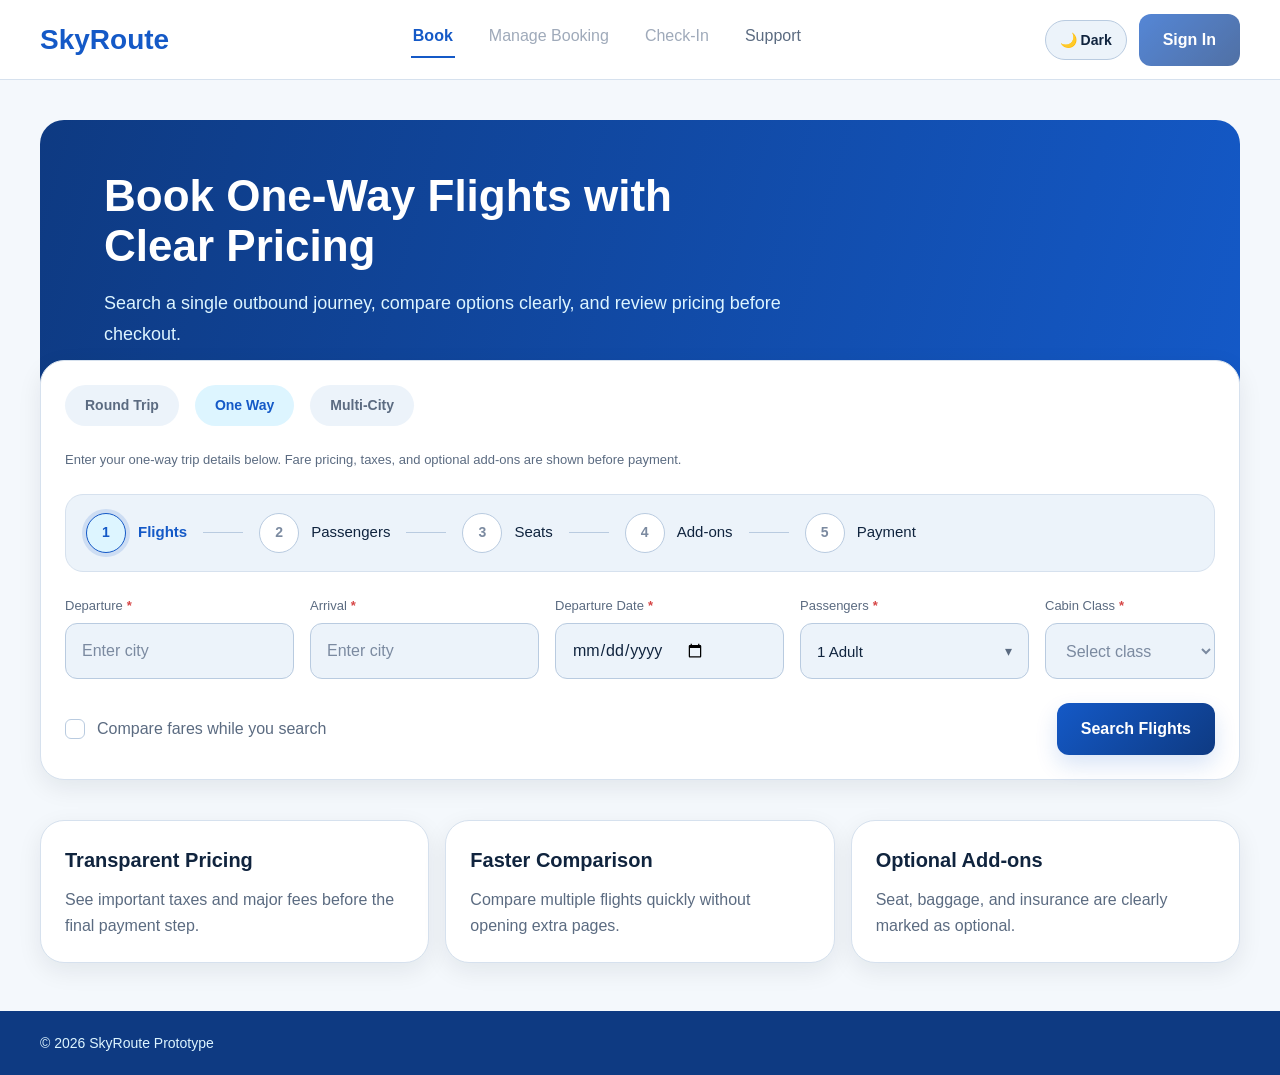
<file: one-way.html>
<!DOCTYPE html>
<html lang="en">
<head>
  <meta charset="UTF-8" />
  <meta name="viewport" content="width=device-width, initial-scale=1.0" />
  <title>SkyRoute - One Way</title>
  <link rel="stylesheet" href="style.css" />
</head>
<body>
  <div class="page">
    <!-- One way search page using the same booking form style. -->
    <div class="navbar">
      <div class="container navbar-inner">
        <div class="logo">SkyRoute</div>
        <div class="nav-links">
          <a class="nav-link active" href="index.html" aria-current="page">Book</a>
          <div class="nav-link nav-disabled" aria-disabled="true" title="Coming soon">Manage Booking</div>
          <div class="nav-link nav-disabled" aria-disabled="true" title="Coming soon">Check-In</div>
          <a class="nav-link" href="support.html">Support</a>
        </div>
        <div class="btn nav-disabled-action" aria-disabled="true" title="Sign in coming soon">Sign In</div>
      </div>
    </div>

    <div class="container hero">
      <h1>Book One-Way Flights with Clear Pricing</h1>
      <p>Search a single outbound journey, compare options clearly, and review pricing before checkout.</p>
    </div>

    <!-- One way trips do not need a return date field. -->
    <form id="home-booking-form" class="container card search-card" data-trip-type="one-way">
      <div class="tab-row">
        <a class="tab inactive" href="index.html">Round Trip</a>
        <a class="tab active" href="one-way.html" aria-current="page">One Way</a>
        <a class="tab inactive" href="multi-city.html">Multi-City</a>
      </div>
      <div class="helper-text">
        Enter your one-way trip details below. Fare pricing, taxes, and optional add-ons are shown before payment.
      </div>
      <div class="progress">
        <div class="step active"><div class="step-circle">1</div><div class="step-label">Flights</div></div>
        <div class="step-line"></div>
        <div class="step pending"><div class="step-circle">2</div><div class="step-label">Passengers</div></div>
        <div class="step-line"></div>
        <div class="step pending"><div class="step-circle">3</div><div class="step-label">Seats</div></div>
        <div class="step-line"></div>
        <div class="step pending"><div class="step-circle">4</div><div class="step-label">Add-ons</div></div>
        <div class="step-line"></div>
        <div class="step pending"><div class="step-circle">5</div><div class="step-label">Payment</div></div>
      </div>

      <div class="field-row">
        <div class="field">
          <label for="from" class="required">Departure <span class="required-marker" aria-hidden="true">*</span></label>
          <input id="from" class="input" type="text" placeholder="Enter city" required />
        </div>

        <div class="field">
          <label for="to" class="required">Arrival <span class="required-marker" aria-hidden="true">*</span></label>
          <input id="to" class="input" type="text" placeholder="Enter city" required />
        </div>

        <div class="field">
          <label for="departure" class="required">Departure Date <span class="required-marker" aria-hidden="true">*</span></label>
          <input id="departure" class="input" type="date" required />
        </div>

        <div class="field small passenger-field">
          <label for="passengers" class="required">Passengers <span class="required-marker" aria-hidden="true">*</span></label>
          <div class="passenger-selector" id="passenger-selector">
            <button
              id="passenger-trigger"
              class="input passenger-trigger placeholder-select"
              type="button"
              aria-haspopup="dialog"
              aria-expanded="false"
              aria-controls="passenger-panel"
            >
              <span id="passenger-display">Select passengers</span>
              <span class="passenger-chevron" aria-hidden="true">▾</span>
            </button>

            <div id="passenger-panel" class="passenger-panel" hidden>
              <div class="passenger-panel-header">
                <div class="passenger-panel-title">Passengers</div>
                <div class="helper-text">Select travelers for this booking.</div>
              </div>

              <div class="passenger-row">
                <div>
                  <div class="passenger-type">Adults</div>
                  <div class="passenger-subtext">Ages 12 and over</div>
                </div>
                <div class="passenger-controls">
                  <button type="button" class="counter-btn" data-passenger-action="decrease" data-passenger-type="adults" aria-label="Decrease adults">−</button>
                  <span class="counter-value" id="count-adults">1</span>
                  <button type="button" class="counter-btn" data-passenger-action="increase" data-passenger-type="adults" aria-label="Increase adults">+</button>
                </div>
              </div>

              <div class="passenger-row">
                <div>
                  <div class="passenger-type">Children</div>
                  <div class="passenger-subtext">Ages 2 to 11</div>
                </div>
                <div class="passenger-controls">
                  <button type="button" class="counter-btn" data-passenger-action="decrease" data-passenger-type="children" aria-label="Decrease children">−</button>
                  <span class="counter-value" id="count-children">0</span>
                  <button type="button" class="counter-btn" data-passenger-action="increase" data-passenger-type="children" aria-label="Increase children">+</button>
                </div>
              </div>

              <div class="passenger-row">
                <div>
                  <div class="passenger-type">Infants</div>
                  <div class="passenger-subtext">Under 2 years</div>
                </div>
                <div class="passenger-controls">
                  <button type="button" class="counter-btn" data-passenger-action="decrease" data-passenger-type="infants" aria-label="Decrease infants">−</button>
                  <span class="counter-value" id="count-infants">0</span>
                  <button type="button" class="counter-btn" data-passenger-action="increase" data-passenger-type="infants" aria-label="Increase infants">+</button>
                </div>
              </div>

              <div class="helper-text" id="passenger-note">Each infant must travel with an adult.</div>

              <div class="passenger-panel-footer">
                <button id="passenger-done" class="btn" type="button">Done</button>
              </div>
            </div>
          </div>
        </div>

        <div class="field small">
          <label for="cabinClass" class="required">Cabin Class <span class="required-marker" aria-hidden="true">*</span></label>
          <select id="cabinClass" class="input" required>
            <option value="" selected disabled>Select class</option>
            <option>Economy</option>
            <option>Premium Economy</option>
            <option>Business</option>
            <option>First</option>
          </select>
        </div>
      </div>

      <div class="actions-row between">
        <div class="checkbox-row">
          <div class="checkbox"></div>
          <div>Compare fares while you search</div>
        </div>
        <button class="btn" type="submit">Search Flights</button>
      </div>
    </form>

    <div class="container feature-row section">
      <div class="card feature-card">
        <h3>Transparent Pricing</h3>
        <p>See important taxes and major fees before the final payment step.</p>
      </div>
      <div class="card feature-card">
        <h3>Faster Comparison</h3>
        <p>Compare multiple flights quickly without opening extra pages.</p>
      </div>
      <div class="card feature-card">
        <h3>Optional Add-ons</h3>
        <p>Seat, baggage, and insurance are clearly marked as optional.</p>
      </div>
    </div>

    <div class="footer">
      <div class="container">© 2026 SkyRoute Prototype</div>
    </div>
  </div>

  <script src="script.js"></script>
</body>
</html>
</file>
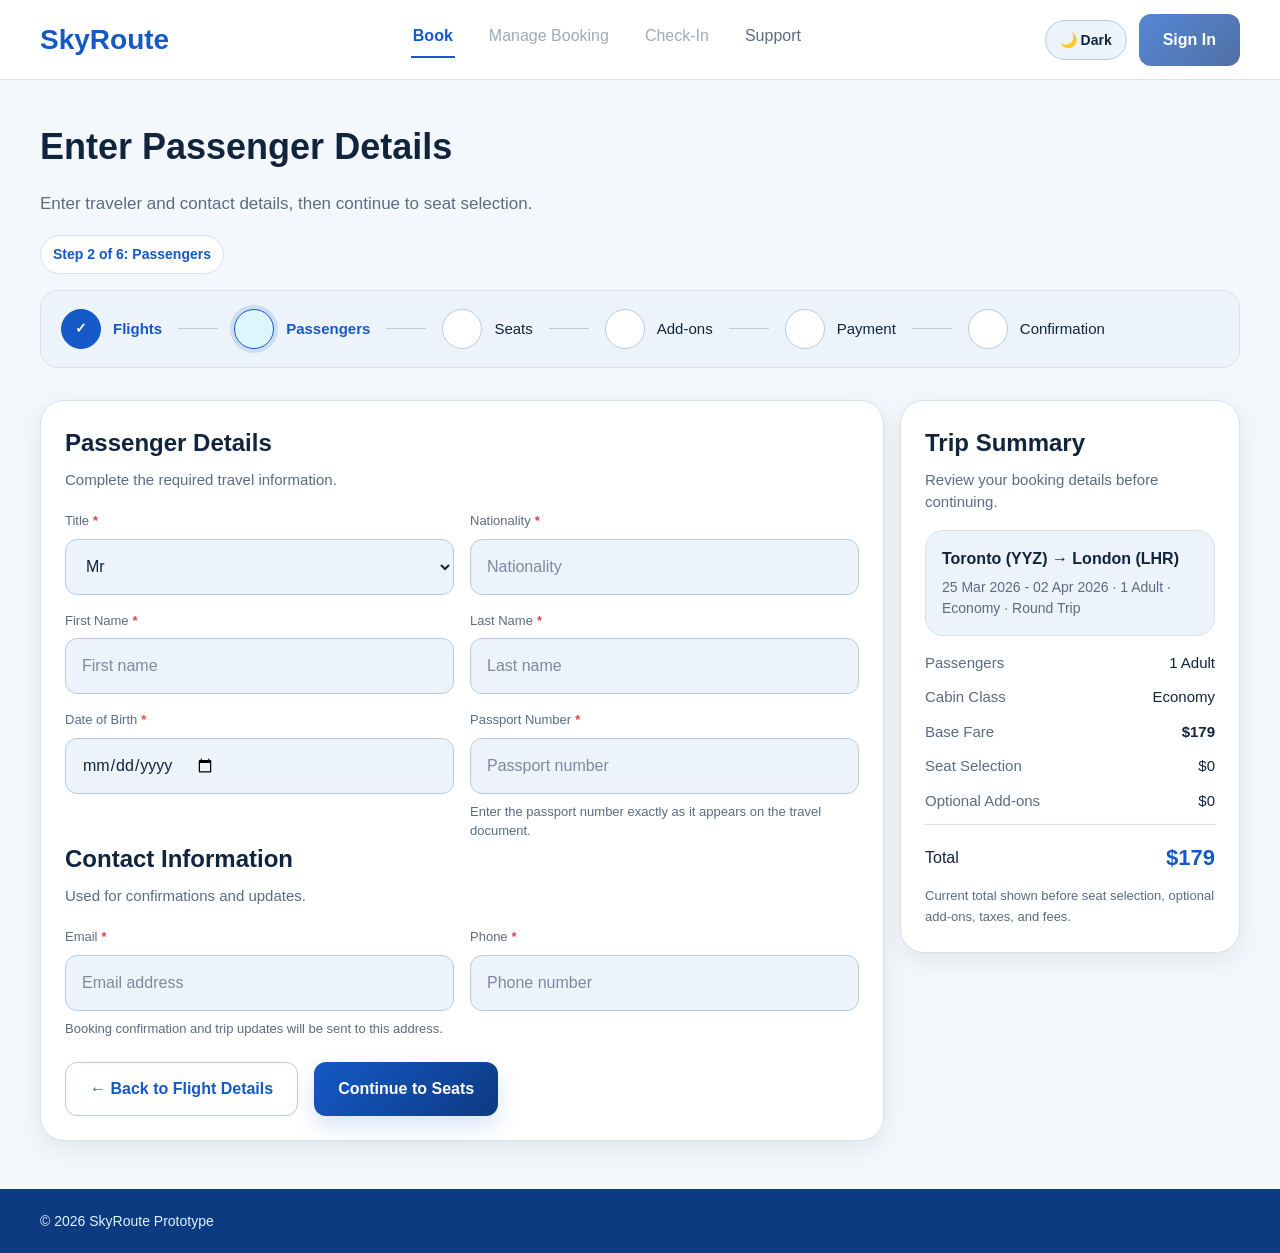
<file: passenger-info.html>
<!DOCTYPE html>
<html lang="en">
<head>
  <meta charset="UTF-8" />
  <meta name="viewport" content="width=device-width, initial-scale=1.0" />
  <title>SkyRoute - Passenger Info</title>
  <link rel="stylesheet" href="style.css" />
</head>
<body>
  <div class="page">
    <!-- Passenger details page for collecting traveller and contact info. -->
    <div class="navbar">
      <div class="container navbar-inner">
        <a class="logo" href="index.html">SkyRoute</a>
        <div class="nav-links">
          <a class="nav-link active" href="index.html" aria-current="page">Book</a>
          <div class="nav-link nav-disabled" aria-disabled="true" title="Coming soon">Manage Booking</div>
          <div class="nav-link nav-disabled" aria-disabled="true" title="Coming soon">Check-In</div>
          <a class="nav-link" href="support.html">Support</a>
        </div>
        <div class="btn nav-disabled-action" aria-disabled="true" title="Sign in coming soon">Sign In</div>
      </div>
    </div>

    <div class="container page-header">
      <h1>Enter Passenger Details</h1>
      <p>Enter traveler and contact details, then continue to seat selection.</p>

      <div class="progress-caption">Step 2 of 6: Passengers</div>
      <div class="progress">
        <div class="step completed"><div class="step-circle">✓</div><div class="step-label">Flights</div></div>
        <div class="step-line"></div>
        <div class="step active"><div class="step-circle"></div><div class="step-label">Passengers</div></div>
        <div class="step-line"></div>
        <div class="step pending"><div class="step-circle"></div><div class="step-label">Seats</div></div>
        <div class="step-line"></div>
        <div class="step pending"><div class="step-circle"></div><div class="step-label">Add-ons</div></div>
        <div class="step-line"></div>
        <div class="step pending"><div class="step-circle"></div><div class="step-label">Payment</div></div>
        <div class="step-line"></div>
        <div class="step pending"><div class="step-circle"></div><div class="step-label">Confirmation</div></div>
      </div>
    </div>

    <!-- Main form values are saved so users can come back without losing details. -->
    <div class="container grid-main">
      <div class="main-left">
        <form id="passenger-form" class="card">
          <h2>Passenger Details</h2>
          <p class="subtitle">Complete the required travel information.</p>

          <div class="form-grid spaced-top-md">
            <div class="field">
              <label for="title" class="required">Title <span class="required-marker" aria-hidden="true">*</span></label>
              <select id="title" class="input" required>
                <option>Mr</option>
                <option>Ms</option>
                <option>Mrs</option>
              </select>
            </div>

            <div class="field">
              <label for="nationality" class="required">Nationality <span class="required-marker" aria-hidden="true">*</span></label>
              <input id="nationality" class="input" type="text" placeholder="Nationality" required />
            </div>

            <div class="field">
              <label for="firstName" class="required">First Name <span class="required-marker" aria-hidden="true">*</span></label>
              <input id="firstName" class="input" type="text" placeholder="First name" required />
            </div>

            <div class="field">
              <label for="lastName" class="required">Last Name <span class="required-marker" aria-hidden="true">*</span></label>
              <input id="lastName" class="input" type="text" placeholder="Last name" required />
            </div>

            <div class="field">
              <label for="dob" class="required">Date of Birth <span class="required-marker" aria-hidden="true">*</span></label>
              <input id="dob" class="input" type="date" required />
            </div>

            <div class="field">
              <label for="passport" class="required">Passport Number <span class="required-marker" aria-hidden="true">*</span></label>
              <input id="passport" class="input" type="text" placeholder="Passport number" required />
              <div class="helper-text">Enter the passport number exactly as it appears on the travel document.</div>
            </div>
          </div>

          <h2 class="section-title-top">Contact Information</h2>
          <p class="subtitle">Used for confirmations and updates.</p>

          <div class="form-grid spaced-top-md">
            <div class="field">
              <label for="email" class="required">Email <span class="required-marker" aria-hidden="true">*</span></label>
              <input id="email" class="input" type="email" placeholder="Email address" required />
              <div class="helper-text">Booking confirmation and trip updates will be sent to this address.</div>
            </div>

            <div class="field">
              <label for="phone" class="required">Phone <span class="required-marker" aria-hidden="true">*</span></label>
              <input id="phone" class="input" type="text" placeholder="Phone number" required />
            </div>
          </div>

          <div class="button-row spaced-top-lg">
            <a class="btn-secondary" href="flight-details.html">← Back to Flight Details</a>
            <button class="btn" type="submit">Continue to Seats</button>
          </div>
        </form>
      </div>

      <div class="sidebar">
        <div class="card">
          <h2>Trip Summary</h2>
          <p class="subtitle">Review your booking details before continuing.</p>
          <div class="summary-box summary-details">
            <h4 id="passenger-summary-route">Toronto (YYZ) → London (LHR)</h4>
            <p id="passenger-summary-meta">25 Mar 2026 - 02 Apr 2026 · 1 Passenger · Economy</p>
          </div>
          <div class="summary-details">
            <div class="summary-row"><div class="label">Passengers</div><div data-booking-passengers>1 Passenger</div></div>
            <div class="summary-row"><div class="label">Cabin Class</div><div data-booking-class>Economy</div></div>
            <div class="summary-row"><div class="label">Base Fare</div><div><strong id="passenger-fare">$179</strong></div></div>
            <div class="summary-row"><div class="label">Seat Selection</div><div>$0</div></div>
            <div class="summary-row"><div class="label">Optional Add-ons</div><div>$0</div></div>
          </div>
          <div class="summary-total"><div>Total</div><strong id="passenger-total">$179</strong></div>
          <div class="note summary-note">Current total shown before seat selection, optional add-ons, taxes, and fees.</div>
        </div>
      </div>
    </div>

    <div class="footer">
      <div class="container">© 2026 SkyRoute Prototype</div>
    </div>
  </div>

  <script src="script.js"></script>
</body>
</html>
</file>
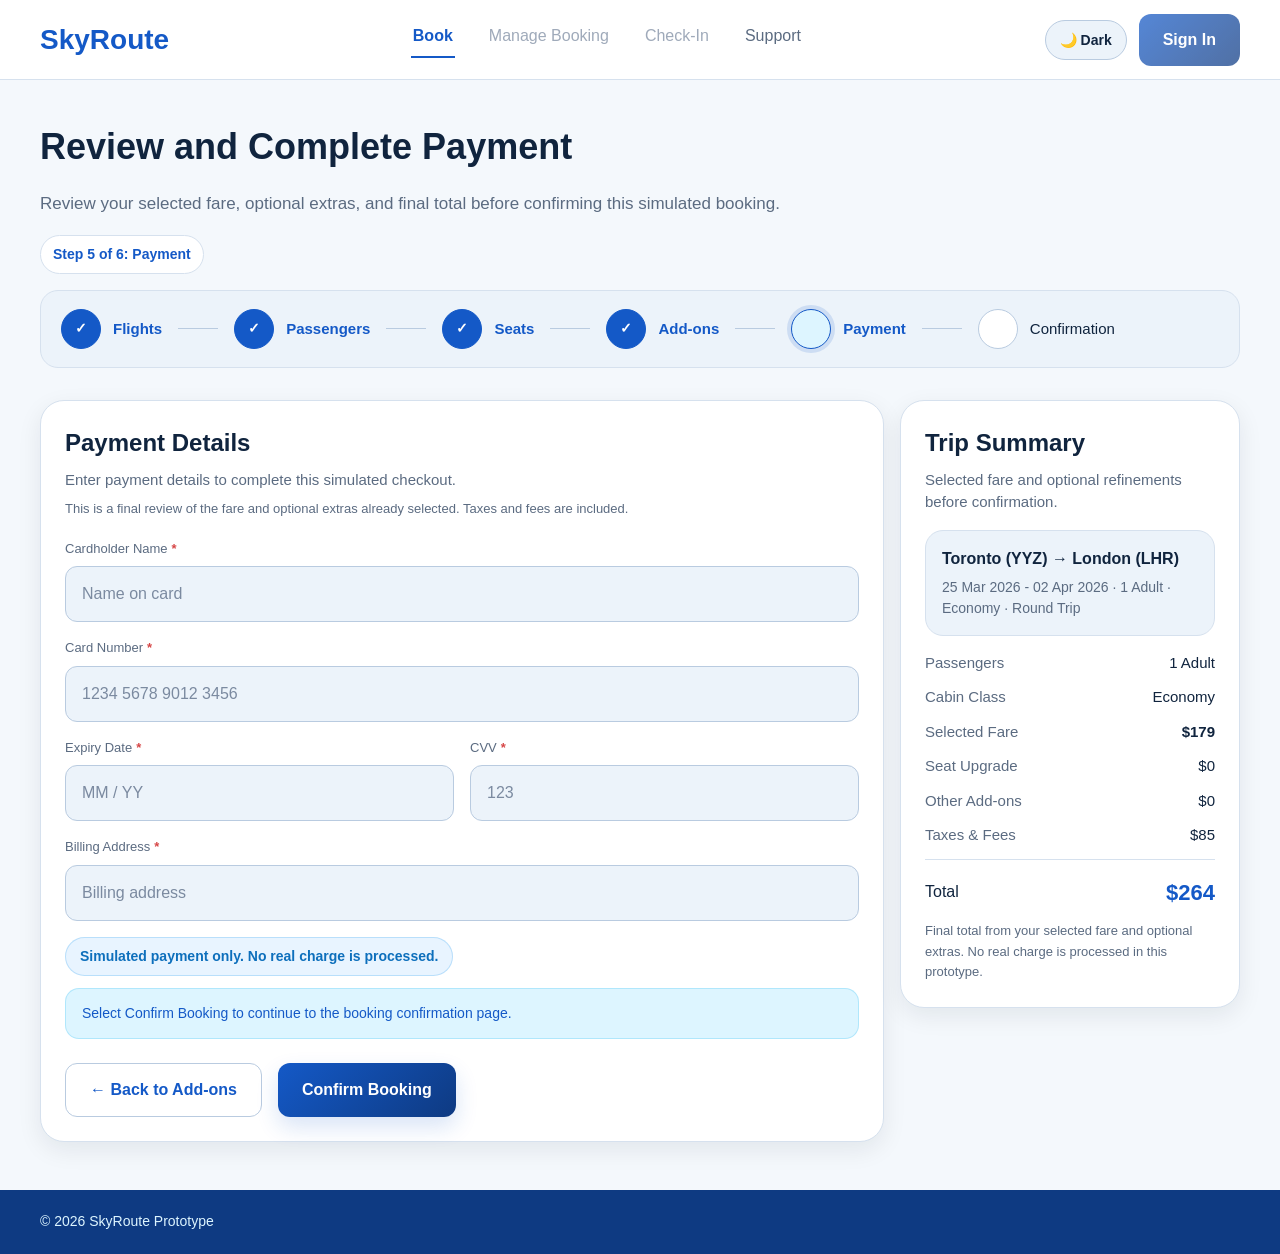
<file: payment.html>
<!DOCTYPE html>
<html lang="en">
<head>
  <meta charset="UTF-8" />
  <meta name="viewport" content="width=device-width, initial-scale=1.0" />
  <title>SkyRoute - Payment</title>
  <link rel="stylesheet" href="style.css" />
</head>
<body>
  <div class="page">
    <!-- Simulated payment page for the static prototype. -->
    <div class="navbar">
      <div class="container navbar-inner">
        <a class="logo" href="index.html">SkyRoute</a>
        <div class="nav-links">
          <a class="nav-link active" href="index.html" aria-current="page">Book</a>
          <div class="nav-link nav-disabled" aria-disabled="true" title="Coming soon">Manage Booking</div>
          <div class="nav-link nav-disabled" aria-disabled="true" title="Coming soon">Check-In</div>
          <a class="nav-link" href="support.html">Support</a>
        </div>
        <div class="btn nav-disabled-action" aria-disabled="true" title="Sign in coming soon">Sign In</div>
      </div>
    </div>

    <div class="container page-header">
      <h1>Review and Complete Payment</h1>
      <p>Review your selected fare, optional extras, and final total before confirming this simulated booking.</p>

      <div class="progress-caption">Step 5 of 6: Payment</div>
      <div class="progress">
        <div class="step completed"><div class="step-circle">✓</div><div class="step-label">Flights</div></div>
        <div class="step-line"></div>
        <div class="step completed"><div class="step-circle">✓</div><div class="step-label">Passengers</div></div>
        <div class="step-line"></div>
        <div class="step completed"><div class="step-circle">✓</div><div class="step-label">Seats</div></div>
        <div class="step-line"></div>
        <div class="step completed"><div class="step-circle">✓</div><div class="step-label">Add-ons</div></div>
        <div class="step-line"></div>
        <div class="step active"><div class="step-circle"></div><div class="step-label">Payment</div></div>
        <div class="step-line"></div>
        <div class="step pending"><div class="step-circle"></div><div class="step-label">Confirmation</div></div>
      </div>
    </div>

    <!-- Final review and mock payment form before confirmation. -->
    <div class="container grid-main">
      <div class="main-left">
        <form id="payment-form" class="card">
          <h2>Payment Details</h2>
          <p class="subtitle">Enter payment details to complete this simulated checkout.</p>
          <div class="helper-text helper-top">This is a final review of the fare and optional extras already selected. Taxes and fees are included.</div>

          <div class="form-grid spaced-top-md">
            <div class="field full">
              <label for="cardName" class="required">Cardholder Name <span class="required-marker" aria-hidden="true">*</span></label>
              <input id="cardName" class="input" type="text" placeholder="Name on card" required />
            </div>

            <div class="field full">
              <label for="cardNumber" class="required">Card Number <span class="required-marker" aria-hidden="true">*</span></label>
              <input id="cardNumber" class="input" type="text" placeholder="1234 5678 9012 3456" required />
            </div>

            <div class="field">
              <label for="expiry" class="required">Expiry Date <span class="required-marker" aria-hidden="true">*</span></label>
              <input id="expiry" class="input" type="text" placeholder="MM / YY" required />
            </div>

            <div class="field">
              <label for="cvv" class="required">CVV <span class="required-marker" aria-hidden="true">*</span></label>
              <input id="cvv" class="input" type="text" placeholder="123" required />
            </div>

            <div class="field full">
              <label for="billingAddress" class="required">Billing Address <span class="required-marker" aria-hidden="true">*</span></label>
              <input id="billingAddress" class="input" type="text" placeholder="Billing address" required />
            </div>
          </div>

          <div class="status-pill spaced-top-md">Simulated payment only. No real charge is processed.</div>
          <div class="flow-note">Select Confirm Booking to continue to the booking confirmation page.</div>

          <div class="button-row spaced-top-lg">
            <a class="btn-secondary" href="Add-ons.html">← Back to Add-ons</a>
            <button class="btn" type="submit">Confirm Booking</button>
          </div>
        </form>
      </div>

      <div class="sidebar">
        <div class="card">
          <h2>Trip Summary</h2>
          <p class="subtitle">Selected fare and optional refinements before confirmation.</p>
          <div class="summary-box summary-details">
            <h4 id="payment-summary-route">Toronto (YYZ) → London (LHR)</h4>
            <p id="payment-summary-dates">25 Mar 2026 - 02 Apr 2026</p>
          </div>
          <div class="summary-details">
            <div class="summary-row"><div class="label">Passengers</div><div data-booking-passengers>1 Passenger</div></div>
            <div class="summary-row"><div class="label">Cabin Class</div><div data-booking-class>Economy</div></div>
            <div class="summary-row"><div class="label">Selected Fare</div><div><strong id="payment-base-fare">$179</strong></div></div>
            <div class="summary-row"><div class="label">Seat Upgrade</div><div id="payment-seat-price">$25</div></div>
            <div class="summary-row"><div class="label">Other Add-ons</div><div id="payment-addons-price">$0</div></div>
            <div class="summary-row"><div class="label">Taxes & Fees</div><div>$85</div></div>
          </div>
          <div class="summary-total"><div>Total</div><strong id="payment-total">$289</strong></div>
          <div class="note summary-note">Final total from your selected fare and optional extras. No real charge is processed in this prototype.</div>
        </div>
      </div>
    </div>

    <div class="footer">
      <div class="container">© 2026 SkyRoute Prototype</div>
    </div>
  </div>

  <script src="script.js"></script>
</body>
</html>
</file>
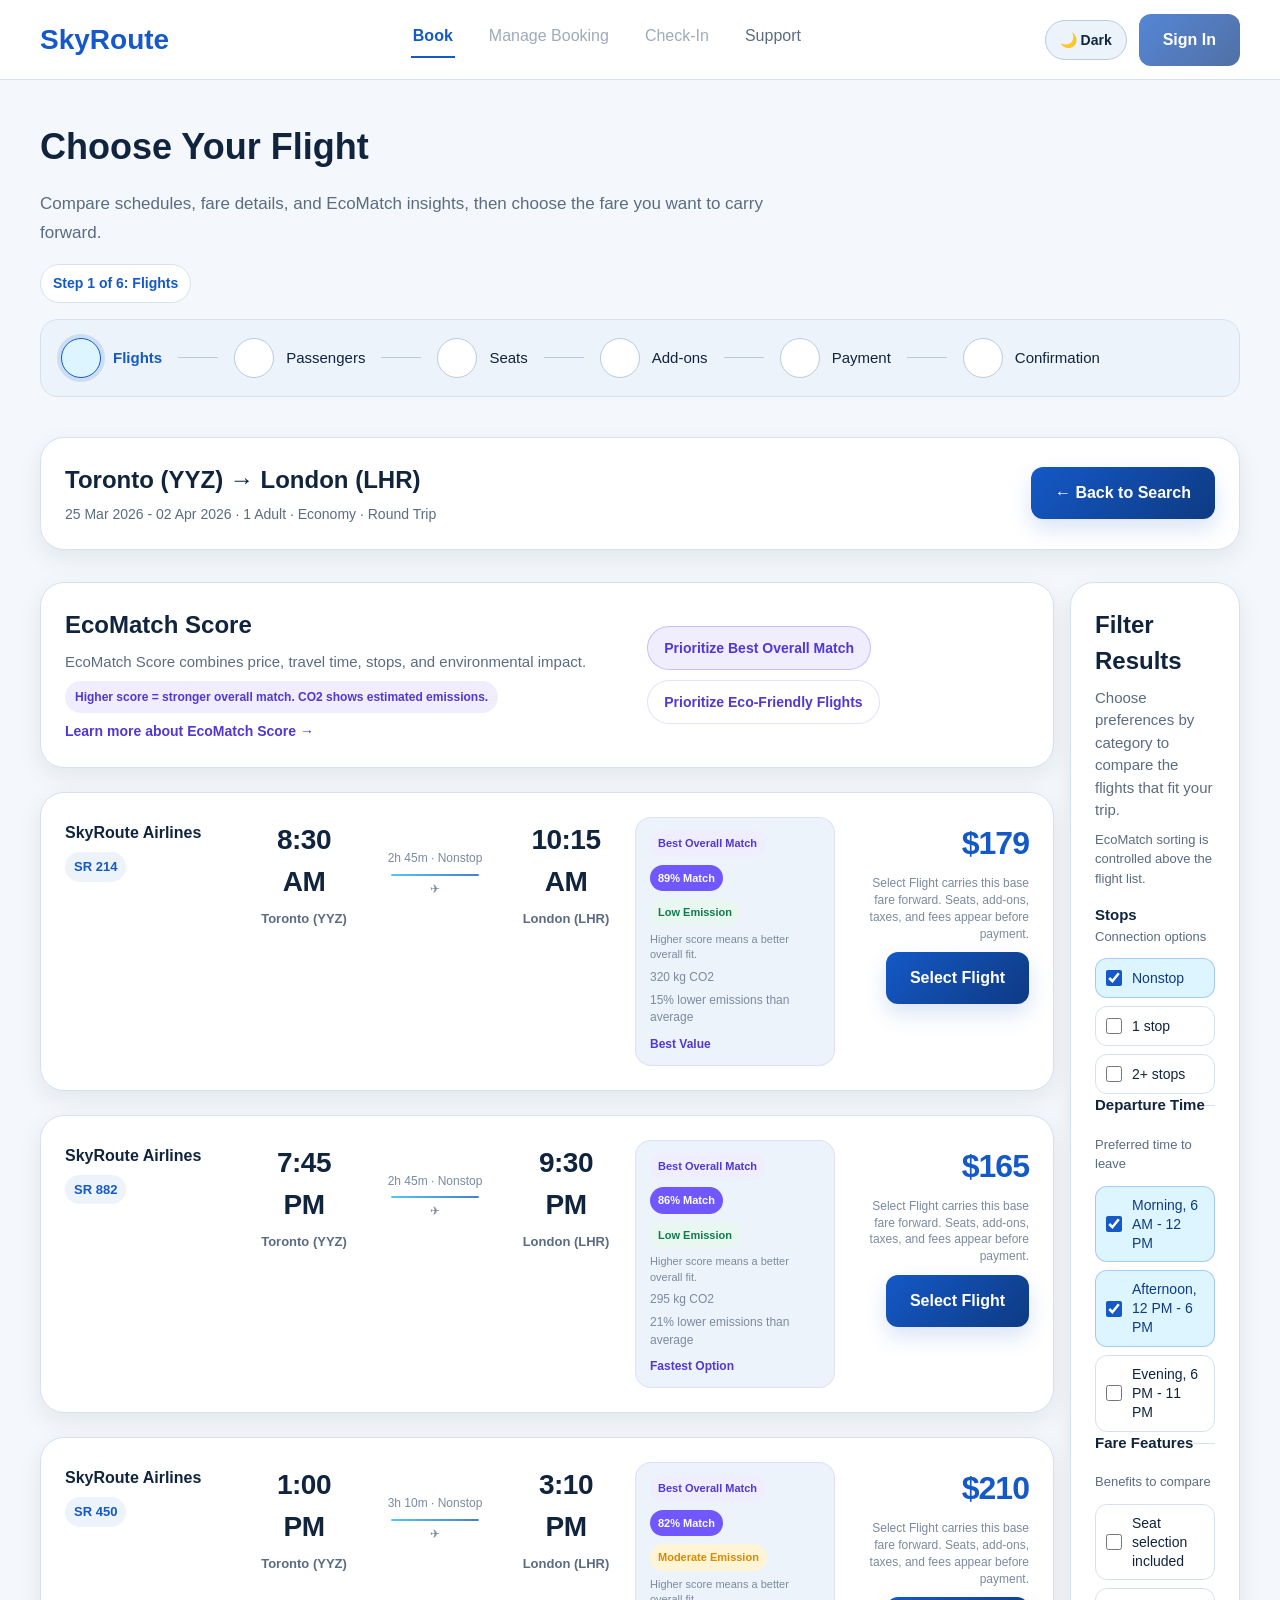
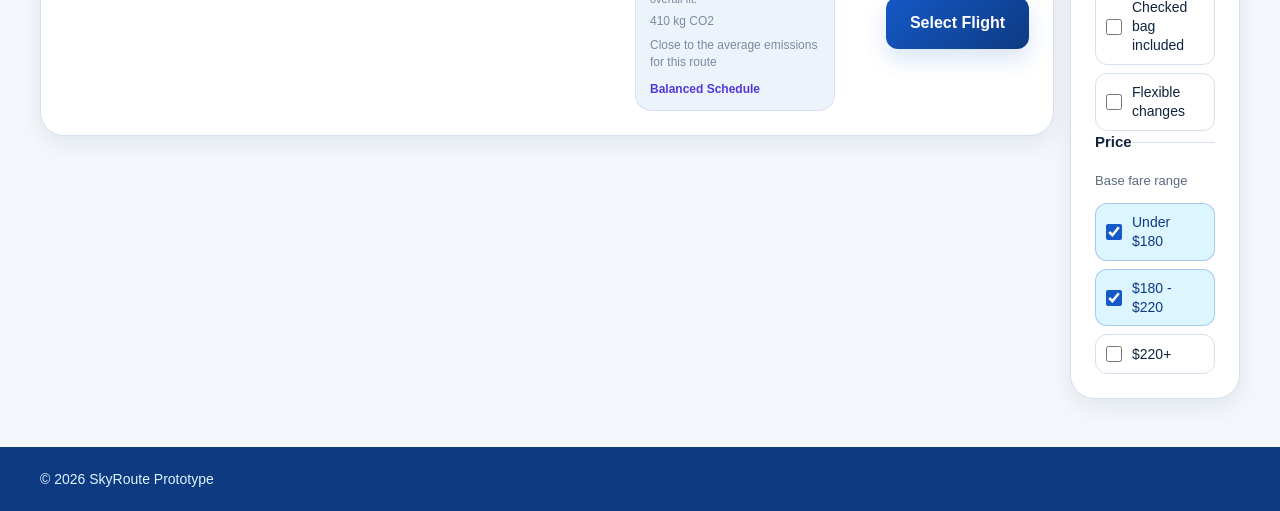
<file: search-results.html>
<!DOCTYPE html>
<html lang="en">
<head>
  <meta charset="UTF-8" />
  <meta name="viewport" content="width=device-width, initial-scale=1.0" />
  <title>SkyRoute - Search Results</title>
  <link rel="stylesheet" href="style.css" />
</head>
<body>
  <div class="page">
    <!-- Flight results page where the user selects the fare to carry forward. -->
    <div class="navbar">
      <div class="container navbar-inner">
        <a class="logo" href="index.html">SkyRoute</a>
        <div class="nav-links">
          <a class="nav-link active" href="index.html" aria-current="page">Book</a>
          <div class="nav-link nav-disabled" aria-disabled="true" title="Coming soon">Manage Booking</div>
          <div class="nav-link nav-disabled" aria-disabled="true" title="Coming soon">Check-In</div>
          <a class="nav-link" href="support.html">Support</a>
        </div>
        <div class="btn nav-disabled-action" aria-disabled="true" title="Sign in coming soon">Sign In</div>
      </div>
    </div>

    <div class="container page-header">
      <h1>Choose Your Flight</h1>
      <p>Compare schedules, fare details, and EcoMatch insights, then choose the fare you want to carry forward.</p>

      <div class="progress-caption">Step 1 of 6: Flights</div>
      <div class="progress">
        <div class="step active"><div class="step-circle"></div><div class="step-label">Flights</div></div>
        <div class="step-line"></div>
        <div class="step pending"><div class="step-circle"></div><div class="step-label">Passengers</div></div>
        <div class="step-line"></div>
        <div class="step pending"><div class="step-circle"></div><div class="step-label">Seats</div></div>
        <div class="step-line"></div>
        <div class="step pending"><div class="step-circle"></div><div class="step-label">Add-ons</div></div>
        <div class="step-line"></div>
        <div class="step pending"><div class="step-circle"></div><div class="step-label">Payment</div></div>
        <div class="step-line"></div>
        <div class="step pending"><div class="step-circle"></div><div class="step-label">Confirmation</div></div>
      </div>
    </div>

    <div class="container section">
      <div class="card">
        <div class="summary-header-row">
          <div>
            <div id="results-route" class="results-summary-route">Toronto (YYZ) → London (LHR)</div>
            <div id="results-meta" class="muted results-summary-meta">25 Mar 2026 - 02 Apr 2026 · 1 Passenger · Economy</div>
          </div>
          <a class="btn" href="index.html">← Back to Search</a>
        </div>
      </div>
    </div>

    <!-- Results and filters stay on the same page for easy comparison. -->
    <div class="container grid-main">
      <div class="main-left">
        <div class="card results-tools">
          <div>
            <h2>EcoMatch Score</h2>
            <p class="subtitle">EcoMatch Score combines price, travel time, stops, and environmental impact.</p>
            <div class="ecomatch-hint">Higher score = stronger overall match. CO2 shows estimated emissions.</div>
            <a class="info-link helper-top" href="ecomatch-info.html">Learn more about EcoMatch Score →</a>
          </div>
          <div class="sort-controls">
            <button id="sort-match" class="sort-btn active" type="button">Prioritize Best Overall Match</button>
            <button id="sort-eco" class="sort-btn" type="button">Prioritize Eco-Friendly Flights</button>
          </div>
        </div>

        <div id="flight-results-list" class="results-list">
        <div class="card flight-card selectable" data-flight-id="SR 214" data-price="179" data-duration="165" data-stops="0">
          <div class="flight-meta">
            <h3>SkyRoute Airlines</h3>
            <p>SR 214</p>
          </div>
          <div class="flight-times">
            <div class="center">
              <div class="time">8:30 AM</div>
              <div class="city flight-departure-city">Toronto (YYZ)</div>
            </div>
            <div class="flight-mid">
              2h 45m · Nonstop
              <div class="flight-line"></div>
              ✈
            </div>
            <div class="center">
              <div class="time">10:15 AM</div>
              <div class="city flight-arrival-city">London (LHR)</div>
            </div>
          </div>
          <div class="flight-insight">
            <div class="eco-highlight" data-eco-highlight hidden>Best Overall Match</div>
            <div class="eco-match-row">
              <div class="score-pill" data-match-score>89% Match</div>
              <div class="eco-badge" data-eco-badge>Low Emission</div>
            </div>
            <div class="eco-score-note">Higher score means a better overall fit.</div>
            <div class="eco-copy" data-co2>320 kg CO2</div>
            <div class="eco-copy" data-eco-savings>15% lower emissions than average</div>
            <div class="eco-reason" data-match-reason>Best Value</div>
          </div>
          <div class="flight-price">
            <div class="amount">$179</div>
            <div class="helper-text">Select Flight carries this base fare forward. Seats, add-ons, taxes, and fees appear before payment.</div>
            <div class="selection-status" data-flight-status hidden>Flight selected</div>
            <a
              class="btn select-flight"
              href="flight-details.html"
              data-flight-number="SR 214"
              data-departure-time="8:30 AM"
              data-arrival-time="10:15 AM"
              data-duration="2h 45m · Nonstop"
              data-price="$179"
            >Select Flight</a>
          </div>
        </div>

        <div class="card flight-card selectable" data-flight-id="SR 450" data-price="210" data-duration="190" data-stops="0">
          <div class="flight-meta">
            <h3>SkyRoute Airlines</h3>
            <p>SR 450</p>
          </div>
          <div class="flight-times">
            <div class="center">
              <div class="time">1:00 PM</div>
              <div class="city flight-departure-city">Toronto (YYZ)</div>
            </div>
            <div class="flight-mid">
              3h 10m · Nonstop
              <div class="flight-line"></div>
              ✈
            </div>
            <div class="center">
              <div class="time">3:10 PM</div>
              <div class="city flight-arrival-city">London (LHR)</div>
            </div>
          </div>
          <div class="flight-insight">
            <div class="eco-highlight" data-eco-highlight hidden>Best Overall Match</div>
            <div class="eco-match-row">
              <div class="score-pill" data-match-score>82% Match</div>
              <div class="eco-badge" data-eco-badge>Moderate Emission</div>
            </div>
            <div class="eco-score-note">Higher score means a better overall fit.</div>
            <div class="eco-copy" data-co2>410 kg CO2</div>
            <div class="eco-copy" data-eco-savings>Close to the average emissions for this route</div>
            <div class="eco-reason" data-match-reason>Balanced Schedule</div>
          </div>
          <div class="flight-price">
            <div class="amount">$210</div>
            <div class="helper-text">Select Flight carries this base fare forward. Seats, add-ons, taxes, and fees appear before payment.</div>
            <div class="selection-status" data-flight-status hidden>Flight selected</div>
            <a
              class="btn select-flight"
              href="flight-details.html"
              data-flight-number="SR 450"
              data-departure-time="1:00 PM"
              data-arrival-time="3:10 PM"
              data-duration="3h 10m · Nonstop"
              data-price="$210"
            >Select Flight</a>
          </div>
        </div>

        <div class="card flight-card selectable" data-flight-id="SR 882" data-price="165" data-duration="165" data-stops="0">
          <div class="flight-meta">
            <h3>SkyRoute Airlines</h3>
            <p>SR 882</p>
          </div>
          <div class="flight-times">
            <div class="center">
              <div class="time">7:45 PM</div>
              <div class="city flight-departure-city">Toronto (YYZ)</div>
            </div>
            <div class="flight-mid">
              2h 45m · Nonstop
              <div class="flight-line"></div>
              ✈
            </div>
            <div class="center">
              <div class="time">9:30 PM</div>
              <div class="city flight-arrival-city">London (LHR)</div>
            </div>
          </div>
          <div class="flight-insight">
            <div class="eco-highlight" data-eco-highlight hidden>Best Overall Match</div>
            <div class="eco-match-row">
              <div class="score-pill" data-match-score>86% Match</div>
              <div class="eco-badge" data-eco-badge>Low Emission</div>
            </div>
            <div class="eco-score-note">Higher score means a better overall fit.</div>
            <div class="eco-copy" data-co2>295 kg CO2</div>
            <div class="eco-copy" data-eco-savings>21% lower emissions than average</div>
            <div class="eco-reason" data-match-reason>Fastest Option</div>
          </div>
          <div class="flight-price">
            <div class="amount">$165</div>
            <div class="helper-text">Select Flight carries this base fare forward. Seats, add-ons, taxes, and fees appear before payment.</div>
            <div class="selection-status" data-flight-status hidden>Flight selected</div>
            <a
              class="btn select-flight"
              href="flight-details.html"
              data-flight-number="SR 882"
              data-departure-time="7:45 PM"
              data-arrival-time="9:30 PM"
              data-duration="2h 45m · Nonstop"
              data-price="$165"
            >Select Flight</a>
          </div>
        </div>
        </div>
      </div>

      <div class="sidebar">
        <div class="card">
          <h2>Filter Results</h2>
          <p class="subtitle">Choose preferences by category to compare the flights that fit your trip.</p>
          <div class="helper-text helper-top">EcoMatch sorting is controlled above the flight list.</div>
          <div class="filter-panel spaced-top-md" role="form" aria-label="Flight result filters">
            <fieldset class="filter-group">
              <legend class="filter-title">Stops</legend>
              <div class="filter-helper" id="filter-stops-help">Connection options</div>
              <div class="filter-options">
                <label class="filter-check" for="filter-nonstop"><input id="filter-nonstop" name="stops" type="checkbox" checked aria-describedby="filter-stops-help" /> <span>Nonstop</span></label>
                <label class="filter-check" for="filter-one-stop"><input id="filter-one-stop" name="stops" type="checkbox" aria-describedby="filter-stops-help" /> <span>1 stop</span></label>
                <label class="filter-check" for="filter-two-stops"><input id="filter-two-stops" name="stops" type="checkbox" aria-describedby="filter-stops-help" /> <span>2+ stops</span></label>
              </div>
            </fieldset>

            <fieldset class="filter-group">
              <legend class="filter-title">Departure Time</legend>
              <div class="filter-helper" id="filter-time-help">Preferred time to leave</div>
              <div class="filter-options">
                <label class="filter-check" for="filter-morning"><input id="filter-morning" name="departure-time" type="checkbox" checked aria-describedby="filter-time-help" /> <span>Morning, 6 AM - 12 PM</span></label>
                <label class="filter-check" for="filter-afternoon"><input id="filter-afternoon" name="departure-time" type="checkbox" checked aria-describedby="filter-time-help" /> <span>Afternoon, 12 PM - 6 PM</span></label>
                <label class="filter-check" for="filter-evening"><input id="filter-evening" name="departure-time" type="checkbox" aria-describedby="filter-time-help" /> <span>Evening, 6 PM - 11 PM</span></label>
              </div>
            </fieldset>

            <fieldset class="filter-group">
              <legend class="filter-title">Fare Features</legend>
              <div class="filter-helper" id="filter-features-help">Benefits to compare</div>
              <div class="filter-options">
                <label class="filter-check" for="filter-seat-included"><input id="filter-seat-included" name="fare-features" type="checkbox" aria-describedby="filter-features-help" /> <span>Seat selection included</span></label>
                <label class="filter-check" for="filter-bag-included"><input id="filter-bag-included" name="fare-features" type="checkbox" aria-describedby="filter-features-help" /> <span>Checked bag included</span></label>
                <label class="filter-check" for="filter-flexible"><input id="filter-flexible" name="fare-features" type="checkbox" aria-describedby="filter-features-help" /> <span>Flexible changes</span></label>
              </div>
            </fieldset>

            <fieldset class="filter-group">
              <legend class="filter-title">Price</legend>
              <div class="filter-helper" id="filter-price-help">Base fare range</div>
              <div class="filter-options">
                <label class="filter-check" for="filter-under-180"><input id="filter-under-180" name="price" type="checkbox" checked aria-describedby="filter-price-help" /> <span>Under $180</span></label>
                <label class="filter-check" for="filter-180-220"><input id="filter-180-220" name="price" type="checkbox" checked aria-describedby="filter-price-help" /> <span>$180 - $220</span></label>
                <label class="filter-check" for="filter-over-220"><input id="filter-over-220" name="price" type="checkbox" aria-describedby="filter-price-help" /> <span>$220+</span></label>
              </div>
            </fieldset>
          </div>
        </div>
      </div>
    </div>

    <div class="footer">
      <div class="container">© 2026 SkyRoute Prototype</div>
    </div>
  </div>
  <script src="script.js"></script>
</body>
</html>
</file>
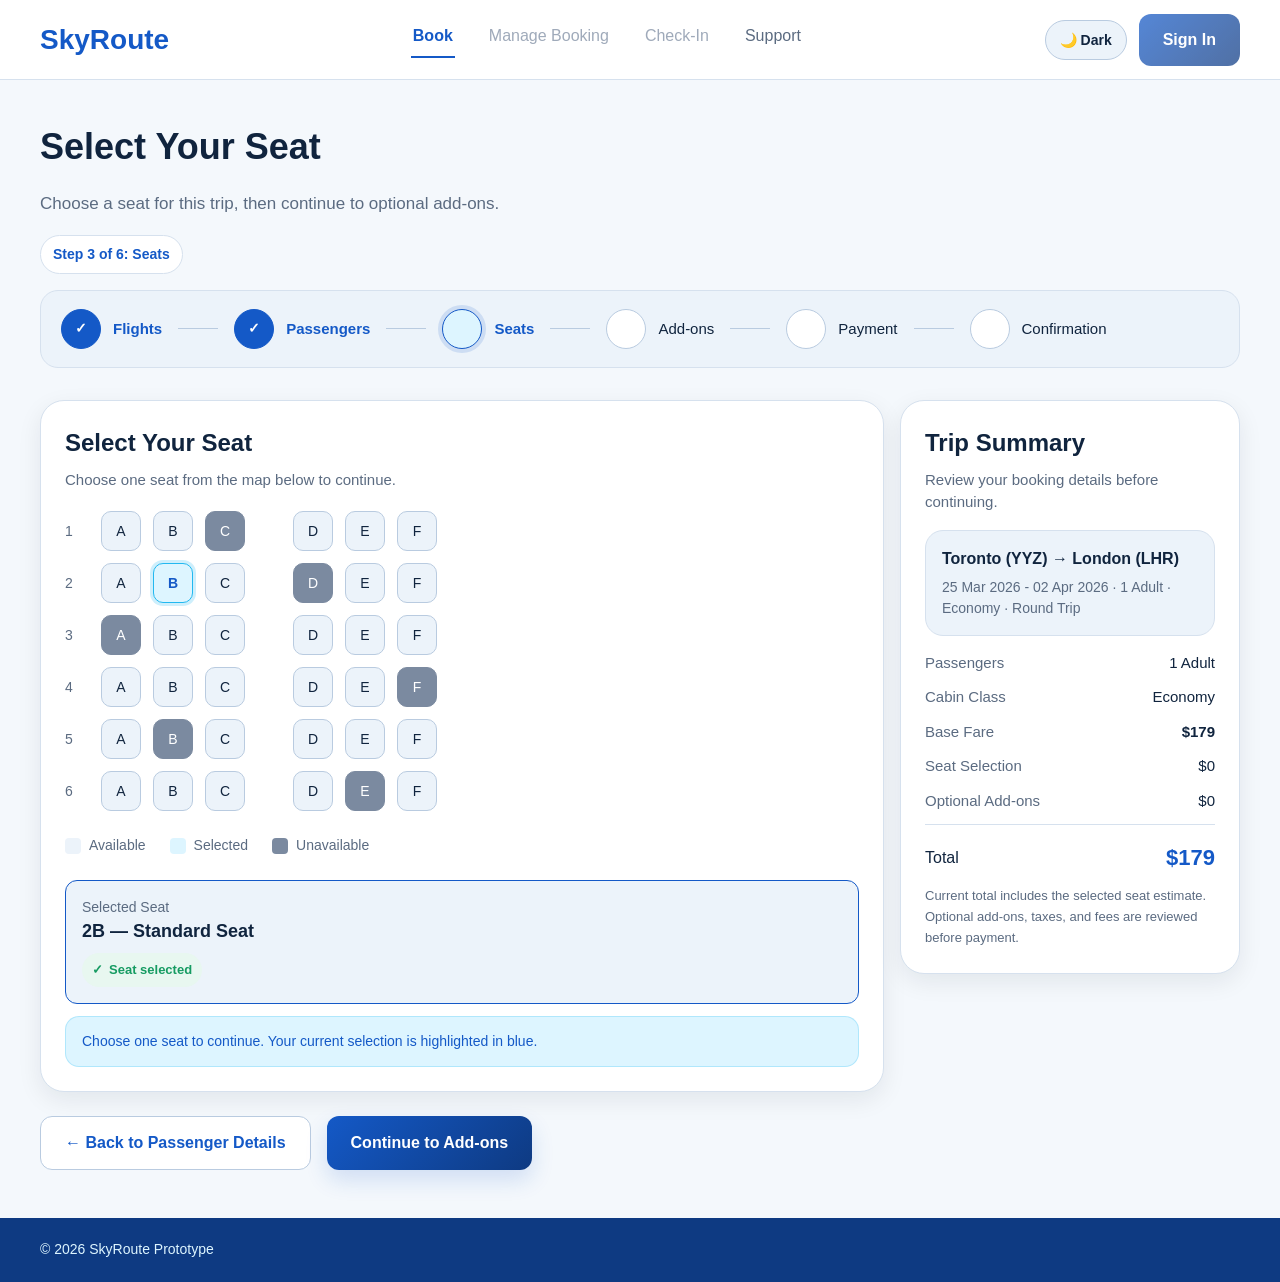
<file: seat-selection.html>
<!DOCTYPE html>
<html lang="en">
<head>
  <meta charset="UTF-8" />
  <meta name="viewport" content="width=device-width, initial-scale=1.0" />
  <title>SkyRoute - Seat Selection</title>
  <link rel="stylesheet" href="style.css" />
</head>
<body>
  <div class="page">
    <!-- Seat selection step in the booking flow. -->
    <div class="navbar">
      <div class="container navbar-inner">
        <a class="logo" href="index.html">SkyRoute</a>
        <div class="nav-links">
          <a class="nav-link active" href="index.html" aria-current="page">Book</a>
          <div class="nav-link nav-disabled" aria-disabled="true" title="Coming soon">Manage Booking</div>
          <div class="nav-link nav-disabled" aria-disabled="true" title="Coming soon">Check-In</div>
          <a class="nav-link" href="support.html">Support</a>
        </div>
        <div class="btn nav-disabled-action" aria-disabled="true" title="Sign in coming soon">Sign In</div>
      </div>
    </div>

    <div class="container page-header">
      <h1>Select Your Seat</h1>
      <p>Choose a seat for this trip, then continue to optional add-ons.</p>

      <div class="progress-caption">Step 3 of 6: Seats</div>
      <div class="progress">
        <div class="step completed"><div class="step-circle">✓</div><div class="step-label">Flights</div></div>
        <div class="step-line"></div>
        <div class="step completed"><div class="step-circle">✓</div><div class="step-label">Passengers</div></div>
        <div class="step-line"></div>
        <div class="step active"><div class="step-circle"></div><div class="step-label">Seats</div></div>
        <div class="step-line"></div>
        <div class="step pending"><div class="step-circle"></div><div class="step-label">Add-ons</div></div>
        <div class="step-line"></div>
        <div class="step pending"><div class="step-circle"></div><div class="step-label">Payment</div></div>
        <div class="step-line"></div>
        <div class="step pending"><div class="step-circle"></div><div class="step-label">Confirmation</div></div>
      </div>
    </div>

    <!-- The selected seat is stored and reused on payment and confirmation pages. -->
    <div class="container grid-main">
      <div class="main-left">
        <div class="card">
          <h2>Select Your Seat</h2>
          <p class="subtitle">Choose one seat from the map below to continue.</p>

          <div class="seat-grid spaced-top-md">
            <div class="seat-row"><div class="row-number">1</div><div class="seat" data-seat="1A">A</div><div class="seat" data-seat="1B">B</div><div class="seat unavailable">C</div><div class="aisle"></div><div class="seat" data-seat="1D">D</div><div class="seat" data-seat="1E">E</div><div class="seat" data-seat="1F">F</div></div>
            <div class="seat-row"><div class="row-number">2</div><div class="seat" data-seat="2A">A</div><div class="seat selected" data-seat="2B">B</div><div class="seat" data-seat="2C">C</div><div class="aisle"></div><div class="seat unavailable">D</div><div class="seat" data-seat="2E">E</div><div class="seat" data-seat="2F">F</div></div>
            <div class="seat-row"><div class="row-number">3</div><div class="seat unavailable">A</div><div class="seat" data-seat="3B">B</div><div class="seat" data-seat="3C">C</div><div class="aisle"></div><div class="seat" data-seat="3D">D</div><div class="seat" data-seat="3E">E</div><div class="seat" data-seat="3F">F</div></div>
            <div class="seat-row"><div class="row-number">4</div><div class="seat" data-seat="4A">A</div><div class="seat" data-seat="4B">B</div><div class="seat" data-seat="4C">C</div><div class="aisle"></div><div class="seat" data-seat="4D">D</div><div class="seat" data-seat="4E">E</div><div class="seat unavailable">F</div></div>
            <div class="seat-row"><div class="row-number">5</div><div class="seat" data-seat="5A">A</div><div class="seat unavailable">B</div><div class="seat" data-seat="5C">C</div><div class="aisle"></div><div class="seat" data-seat="5D">D</div><div class="seat" data-seat="5E">E</div><div class="seat" data-seat="5F">F</div></div>
            <div class="seat-row"><div class="row-number">6</div><div class="seat" data-seat="6A">A</div><div class="seat" data-seat="6B">B</div><div class="seat" data-seat="6C">C</div><div class="aisle"></div><div class="seat" data-seat="6D">D</div><div class="seat unavailable">E</div><div class="seat" data-seat="6F">F</div></div>
          </div>

          <div class="legend">
            <div class="legend-item"><div class="legend-box available"></div>Available</div>
            <div class="legend-item"><div class="legend-box selected"></div>Selected</div>
            <div class="legend-item"><div class="legend-box unavailable"></div>Unavailable</div>
          </div>

          <div class="selected-seat-box">
            <p class="muted">Selected Seat</p>
            <p id="selected-seat-output" class="selected-seat-value">2B — Standard Seat</p>
            <div class="selection-status seat-feedback" id="seat-feedback">Seat selected</div>
          </div>
          <div class="flow-note" id="seat-flow-note">Choose one seat to continue. Your current selection is highlighted in blue.</div>
        </div>

        <div class="button-row">
          <a class="btn-secondary" href="passenger-info.html">← Back to Passenger Details</a>
          <a class="btn" href="Add-ons.html">Continue to Add-ons</a>
        </div>
      </div>

      <div class="sidebar">
        <div class="card">
          <h2>Trip Summary</h2>
          <p class="subtitle">Review your booking details before continuing.</p>
          <div class="summary-box summary-details">
            <h4 id="seat-summary-route">Toronto (YYZ) → London (LHR)</h4>
            <p id="seat-summary-dates">25 Mar 2026 - 02 Apr 2026</p>
          </div>
          <div class="summary-details">
            <div class="summary-row"><div class="label">Passengers</div><div data-booking-passengers>1 Passenger</div></div>
            <div class="summary-row"><div class="label">Cabin Class</div><div data-booking-class>Economy</div></div>
            <div class="summary-row"><div class="label">Base Fare</div><div><strong id="seat-fare">$179</strong></div></div>
            <div class="summary-row"><div class="label">Seat Selection</div><div id="seat-selection-price">$25</div></div>
            <div class="summary-row"><div class="label">Optional Add-ons</div><div>$0</div></div>
          </div>
          <div class="summary-total"><div>Total</div><strong id="seat-total">$204</strong></div>
          <div class="note summary-note">Current total includes the selected seat estimate. Optional add-ons, taxes, and fees are reviewed before payment.</div>
        </div>
      </div>
    </div>

    <div class="footer">
      <div class="container">© 2026 SkyRoute Prototype</div>
    </div>
  </div>

  <script src="script.js"></script>
</body>
</html>
</file>
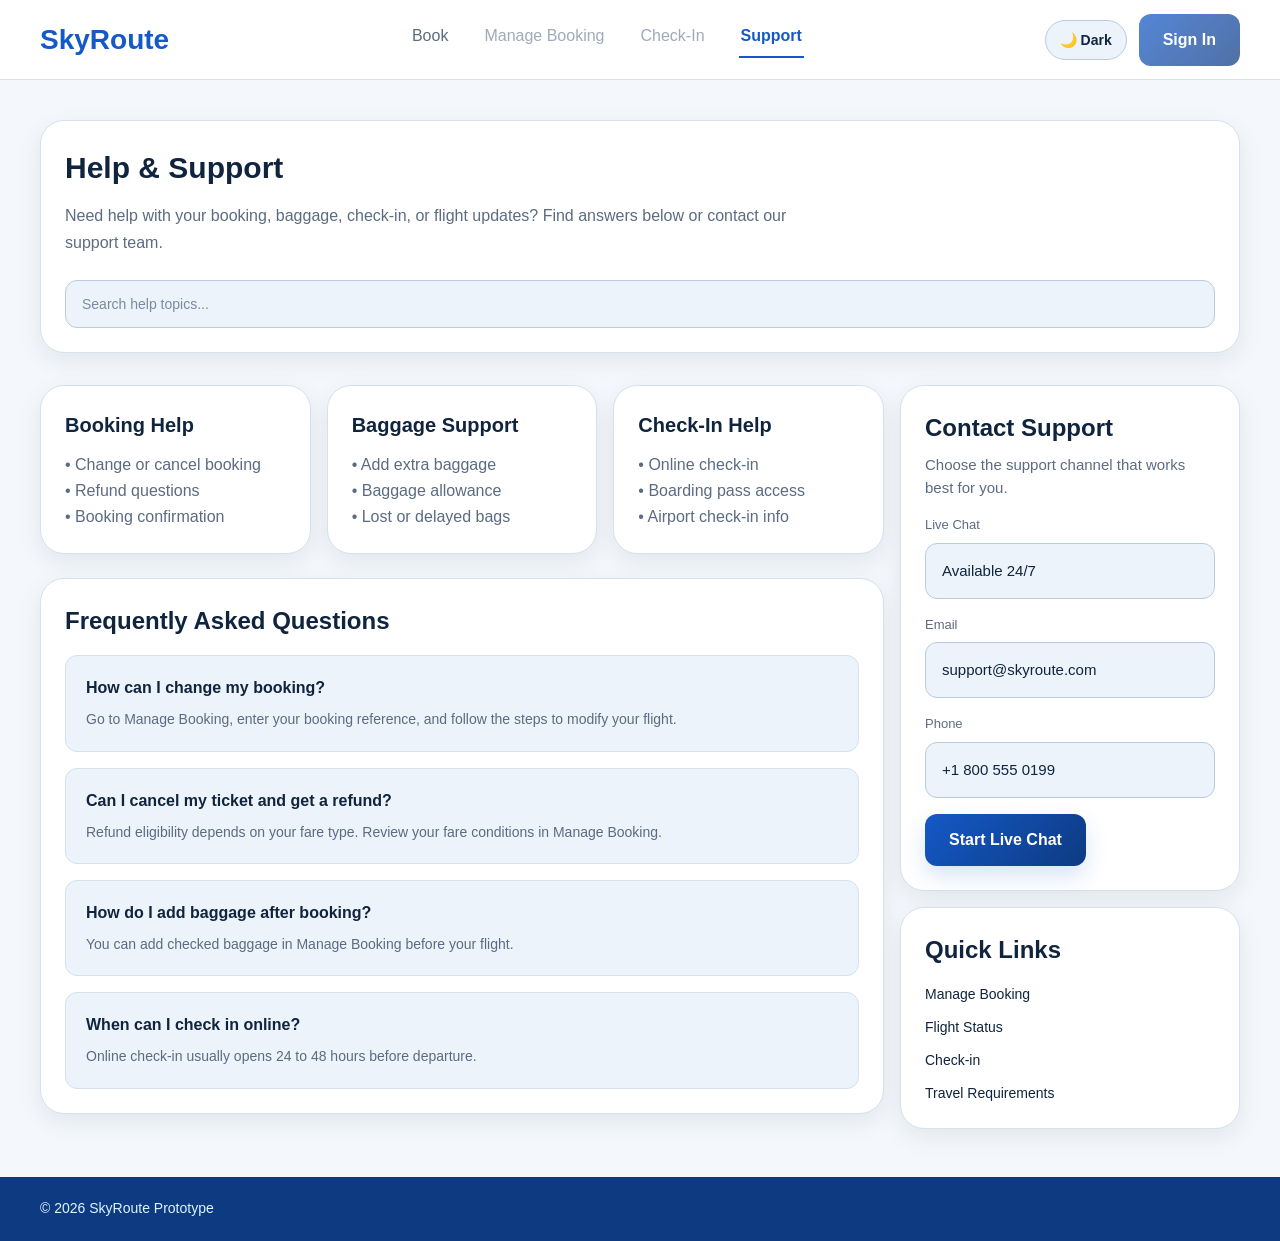
<file: support.html>
<!DOCTYPE html>
<html lang="en">
<head>
  <meta charset="UTF-8" />
  <meta name="viewport" content="width=device-width, initial-scale=1.0" />
  <title>SkyRoute - Support</title>
  <link rel="stylesheet" href="style.css" />
</head>
<body>
  <div class="page">
    <!-- Support page stays separate from the booking flow. -->
    <div class="navbar">
      <div class="container navbar-inner">
        <a class="logo" href="index.html">SkyRoute</a>
        <div class="nav-links">
          <a class="nav-link" href="index.html">Book</a>
          <div class="nav-link nav-disabled" aria-disabled="true" title="Coming soon">Manage Booking</div>
          <div class="nav-link nav-disabled" aria-disabled="true" title="Coming soon">Check-In</div>
          <a class="nav-link active" href="support.html" aria-current="page">Support</a>
        </div>
        <div class="btn nav-disabled-action" aria-disabled="true" title="Sign in coming soon">Sign In</div>
      </div>
    </div>

    <div class="container section">
      <div class="card">
        <div class="support-header">
          <h1>Help & Support</h1>
          <p>Need help with your booking, baggage, check-in, or flight updates? Find answers below or contact our support team.</p>
        </div>
        <div class="search-help">Search help topics...</div>
      </div>
    </div>

    <!-- Static support cards and contact form for prototype feedback. -->
    <div class="container grid-main">
      <div class="main-left">
        <div class="help-grid">
          <div class="card feature-card">
            <h3>Booking Help</h3>
            <p>• Change or cancel booking</p>
            <p>• Refund questions</p>
            <p>• Booking confirmation</p>
          </div>
          <div class="card feature-card">
            <h3>Baggage Support</h3>
            <p>• Add extra baggage</p>
            <p>• Baggage allowance</p>
            <p>• Lost or delayed bags</p>
          </div>
          <div class="card feature-card">
            <h3>Check-In Help</h3>
            <p>• Online check-in</p>
            <p>• Boarding pass access</p>
            <p>• Airport check-in info</p>
          </div>
        </div>

        <div class="card">
          <h2>Frequently Asked Questions</h2>
          <div class="stack-md spaced-top-md">
            <div class="faq-item">
              <h4>How can I change my booking?</h4>
              <p>Go to Manage Booking, enter your booking reference, and follow the steps to modify your flight.</p>
            </div>
            <div class="faq-item">
              <h4>Can I cancel my ticket and get a refund?</h4>
              <p>Refund eligibility depends on your fare type. Review your fare conditions in Manage Booking.</p>
            </div>
            <div class="faq-item">
              <h4>How do I add baggage after booking?</h4>
              <p>You can add checked baggage in Manage Booking before your flight.</p>
            </div>
            <div class="faq-item">
              <h4>When can I check in online?</h4>
              <p>Online check-in usually opens 24 to 48 hours before departure.</p>
            </div>
          </div>
        </div>
      </div>

      <div class="sidebar">
        <div class="card">
          <h2>Contact Support</h2>
          <p class="subtitle">Choose the support channel that works best for you.</p>
          <div class="stack-md spaced-top-md">
            <div class="field"><label>Live Chat</label><div class="input">Available 24/7</div></div>
            <div class="field"><label>Email</label><div class="input">support@skyroute.com</div></div>
            <div class="field"><label>Phone</label><div class="input">+1 800 555 0199</div></div>
          </div>
          <div class="summary-details">
            <a class="btn" href="#">Start Live Chat</a>
          </div>
        </div>

        <div class="card">
          <h2>Quick Links</h2>
          <div class="plain-list">
            <div>Manage Booking</div>
            <div>Flight Status</div>
            <div>Check-in</div>
            <div>Travel Requirements</div>
          </div>
        </div>
      </div>
    </div>

    <div class="footer">
      <div class="container">© 2026 SkyRoute Prototype</div>
    </div>
  </div>
  <script src="script.js"></script>
</body>
</html>
</file>
<file: style.css>
/* Main color variables for the light theme and feature accents. */
:root {
  --primary: #1459C7;
  --primary-dark: #0E3A82;
  --accent: #22B8F0;
  --accent-soft: #DDF5FF;
  --bg: #F4F8FC;
  --surface: #FFFFFF;
  --surface-alt: #ECF3FA;
  --text: #10243E;
  --text-muted: #5B6B81;
  --text-soft: #7B8AA0;
  --border: #D6E1EE;
  --border-strong: #B9CBE0;
  --success: #169B62;
  --success-bg: #E8F7F0;
  --warning: #D98A00;
  --warning-bg: #FFF4D6;
  --danger: #D64545;
  --danger-bg: #FDE8E8;
  --eco-green: #169B62;
  --eco-green-strong: #0F7A4E;
  --eco-green-bg: #E8F7F0;
  --match-purple: #7057FF;
  --match-purple-strong: #5237D5;
  --match-purple-bg: #F0EDFF;
  --alert-blue: #1292EE;
  --alert-blue-strong: #0D6FBC;
  --alert-blue-bg: #E8F4FF;
  --white: var(--surface);
  --muted: var(--text-muted);
  --success-text: var(--success);
  --text-inverse: #FFFFFF;
  --nav-surface: var(--white);
  --footer-surface: var(--primary-dark);
  --panel-surface: var(--surface-alt);
  --input-surface: var(--surface-alt);
  --hero-start: var(--primary-dark);
  --hero-end: var(--primary);
  --hero-foreground: var(--text-inverse);
  --hero-muted: var(--accent-soft);
  --shadow: 0 8px 24px rgba(15, 23, 42, 0.08);
  --radius-lg: 24px;
  --radius-md: 12px;
}

* {
  box-sizing: border-box;
}

body {
  margin: 0;
  font-family: Inter, Arial, sans-serif;
  background: var(--bg);
  color: var(--text);
  line-height: 1.5;
}

/* Dark mode changes the variables instead of rewriting every component. */
body.dark-mode {
  --primary: #60A5FA;
  --primary-dark: #3B82F6;
  --accent: #7DD3FC;
  --accent-soft: #123150;
  --bg: #0A1322;
  --surface: #162235;
  --surface-alt: #243348;
  --text: #F3F7FC;
  --text-muted: #C6D1E0;
  --text-soft: #A7B5C8;
  --border: #43556D;
  --border-strong: #5B718C;
  --success: #6EE7A6;
  --success-bg: #123022;
  --warning: #F4C96B;
  --warning-bg: #3A2E12;
  --danger: #F6A5B4;
  --danger-bg: #40202A;
  --eco-green-bg: #173126;
  --eco-green-strong: #9BE8BC;
  --match-purple: #9B8CFF;
  --match-purple-strong: #EEE9FF;
  --match-purple-bg: #2A2347;
  --alert-blue-strong: #D7ECFF;
  --alert-blue-bg: #17324A;
  --white: var(--surface);
  --muted: var(--text-muted);
  --text-inverse: #F8FBFF;
  --nav-surface: #0F172A;
  --footer-surface: #0F172A;
  --panel-surface: #223149;
  --input-surface: #101A2B;
  --hero-start: #0F172A;
  --hero-end: #14345A;
  --hero-foreground: #F3F7FC;
  --hero-muted: #D8E7F7;
  --shadow: 0 16px 28px rgba(2, 6, 23, 0.34);
}

a {
  text-decoration: none;
  color: inherit;
}

.page {
  min-height: 100vh;
  display: flex;
  flex-direction: column;
}

.container {
  width: 1240px;
  max-width: calc(100% - 80px);
  margin: 0 auto;
}

/* Shared page shell and top navigation styles. */
.navbar {
  height: 80px;
  background: var(--nav-surface);
  border-bottom: 1px solid var(--border);
  display: flex;
  align-items: center;
}

.navbar-inner {
  display: flex;
  align-items: center;
  justify-content: space-between;
}

.logo {
  font-size: 28px;
  font-weight: 800;
  color: var(--primary);
}

.nav-links {
  display: flex;
  gap: 32px;
  font-size: 16px;
  color: var(--muted);
}

.nav-actions {
  display: flex;
  align-items: center;
  gap: 12px;
}

.theme-toggle {
  min-height: 40px;
  padding: 10px 14px;
  border-radius: 999px;
  border: 1px solid var(--border-strong);
  background: var(--surface-alt);
  color: var(--text);
  font-size: 14px;
  font-weight: 600;
  cursor: pointer;
  transition: transform 0.2s ease, border-color 0.2s ease, background-color 0.2s ease;
}

.theme-toggle:hover {
  transform: translateY(-1px);
  border-color: var(--primary);
}

body.dark-mode .theme-toggle {
  background: var(--input-surface);
}

.btn,
.btn-secondary {
  display: inline-flex;
  align-items: center;
  justify-content: center;
  min-height: 52px;
  padding: 14px 24px;
  border-radius: 12px;
  font-size: 16px;
  font-weight: 600;
  cursor: pointer;
  transition: transform 0.2s ease, box-shadow 0.2s ease, border-color 0.2s ease;
}

.btn {
  background: linear-gradient(135deg, var(--primary) 0%, var(--primary-dark) 100%);
  color: var(--text-inverse);
  border: none;
  box-shadow: 0 10px 22px rgba(20, 89, 199, 0.16);
}

.btn-secondary {
  background: var(--surface);
  color: var(--primary);
  border: 1px solid var(--border-strong);
}

.btn:hover,
.btn-secondary:hover {
  transform: translateY(-1px);
}

.hero {
  margin-top: 40px;
  min-height: 280px;
  border-radius: 24px;
  background: linear-gradient(105deg, var(--hero-start) 0%, var(--hero-end) 100%);
  padding: 48px 64px;
  color: var(--hero-foreground);
  display: flex;
  flex-direction: column;
  justify-content: center;
  gap: 16px;
}

.hero h1 {
  margin: 0;
  font-size: 44px;
  line-height: 1.15;
  max-width: 650px;
}

.hero p {
  margin: 0;
  max-width: 720px;
  font-size: 18px;
  line-height: 1.7;
  color: var(--hero-muted);
}

.card {
  background: var(--surface);
  border: 1px solid var(--border);
  border-radius: var(--radius-lg);
  box-shadow: var(--shadow);
  padding: 24px;
}

.card h3 {
  color: var(--text);
}

/* Search form card used by round trip, one way, and multi-city pages. */
.search-card {
  margin-top: -40px;
  display: flex;
  flex-direction: column;
  gap: 24px;
}

.tab-row,
.field-row,
.actions-row,
.feature-row,
.progress,
.grid-2,
.grid-main,
.option-row,
.button-row,
.flight-row,
.help-grid {
  display: flex;
  gap: 16px;
}

.tab {
  display: inline-flex;
  align-items: center;
  justify-content: center;
  padding: 10px 20px;
  border-radius: 999px;
  font-size: 14px;
  font-weight: 600;
}

.tab.active {
  background: var(--accent-soft);
  color: var(--primary);
}

.tab.inactive {
  background: var(--surface-alt);
  color: var(--text-muted);
}

.journey-grid {
  display: grid;
  grid-template-columns: repeat(3, minmax(0, 1fr));
  gap: 16px;
}

.form-section {
  display: flex;
  flex-direction: column;
  gap: 12px;
}

.form-section h3 {
  margin: 0;
  font-size: 18px;
}

.search-card .form-section + .form-section {
  margin-top: 8px;
}

.field {
  display: flex;
  flex-direction: column;
  gap: 8px;
  flex: 1;
}

.field.small {
  max-width: 170px;
}

.field.passenger-field {
  max-width: 250px;
}

.field label {
  font-size: 13px;
  font-weight: 500;
  color: var(--text-muted);
}

.input {
  height: 56px;
  border: 1px solid var(--border-strong);
  background: var(--input-surface);
  border-radius: 12px;
  padding: 0 16px;
  display: flex;
  align-items: center;
  font-size: 15px;
}

/* Custom passenger selector dropdown on the search pages. */
.passenger-selector {
  position: relative;
}

.passenger-trigger {
  width: 100%;
  justify-content: space-between;
  text-align: left;
  color: var(--text);
  background: var(--input-surface);
}

.passenger-trigger.placeholder-select {
  color: var(--text-soft);
}

.passenger-chevron {
  font-size: 14px;
  color: var(--text-muted);
}

.passenger-panel {
  position: absolute;
  top: calc(100% + 8px);
  left: 0;
  width: 320px;
  padding: 18px;
  border-radius: 18px;
  border: 1px solid var(--border);
  background: var(--white);
  box-shadow: 0 18px 36px rgba(15, 23, 42, 0.12);
  z-index: 20;
}

.passenger-panel-header {
  margin-bottom: 12px;
}

.passenger-panel-title {
  font-size: 16px;
  font-weight: 700;
  color: var(--text);
}

.passenger-row {
  display: flex;
  align-items: center;
  justify-content: space-between;
  gap: 12px;
  padding: 12px 0;
  border-top: 1px solid var(--border);
}

.passenger-row:first-of-type {
  border-top: none;
}

.passenger-type {
  font-size: 15px;
  font-weight: 600;
  color: var(--text);
}

.passenger-subtext {
  margin-top: 4px;
  font-size: 13px;
  color: var(--muted);
}

.passenger-controls {
  display: flex;
  align-items: center;
  gap: 10px;
}

.counter-btn {
  width: 32px;
  height: 32px;
  border-radius: 999px;
  border: 1px solid var(--border-strong);
  background: var(--input-surface);
  color: var(--primary);
  font-size: 20px;
  line-height: 1;
  cursor: pointer;
}

.counter-value {
  min-width: 18px;
  text-align: center;
  font-size: 15px;
  font-weight: 700;
  color: var(--text);
}

.passenger-panel-footer {
  display: flex;
  justify-content: flex-end;
  margin-top: 16px;
}

.checkbox-row {
  display: flex;
  align-items: center;
  gap: 12px;
  color: var(--muted);
}

.checkbox {
  width: 20px;
  height: 20px;
  border: 1px solid var(--border-strong);
  border-radius: 6px;
  background: var(--surface);
}

.section {
  margin-top: 40px;
}

.section h2,
.card h2 {
  margin: 0 0 8px;
  font-size: 24px;
}

.section p.subtitle,
.card p.subtitle {
  margin: 0;
  font-size: 15px;
  color: var(--muted);
}

.feature-card {
  flex: 1;
  min-height: 140px;
}

.feature-card h3 {
  margin: 0 0 12px;
  font-size: 20px;
}

.feature-card p {
  margin: 0;
  color: var(--muted);
  line-height: 1.6;
}

/* Footer is intentionally slim so it does not overpower the page content. */
.footer {
  margin-top: auto;
  margin-top: 48px;
  min-height: 64px;
  padding: 16px 0;
  background: var(--footer-surface);
  display: flex;
  align-items: center;
}

.footer .container {
  color: var(--accent-soft);
  font-size: 14px;
}

.page-header {
  margin-top: 40px;
  display: flex;
  flex-direction: column;
  gap: 16px;
}

.page-header h1 {
  margin: 0;
  font-size: 36px;
}

.page-header p {
  margin: 0;
  max-width: 760px;
  font-size: 17px;
  line-height: 1.7;
  color: var(--muted);
}

.summary-header-row {
  display: flex;
  justify-content: space-between;
  align-items: center;
  gap: 20px;
  flex-wrap: wrap;
}

.results-summary-route {
  font-size: 24px;
  font-weight: 800;
  color: var(--text);
}

.results-summary-meta {
  margin-top: 6px;
}

/* Booking progress indicator shown on each flow page. */
.progress {
  align-items: center;
  flex-wrap: wrap;
  padding: 18px 20px;
  border: 1px solid var(--border);
  border-radius: 18px;
  background: var(--panel-surface);
}

.progress-caption {
  display: inline-flex;
  align-items: center;
  width: fit-content;
  padding: 8px 12px;
  border-radius: 999px;
  border: 1px solid var(--border);
  background: var(--surface);
  color: var(--primary);
  font-size: 14px;
  font-weight: 700;
}

.step {
  display: flex;
  align-items: center;
  gap: 12px;
}

.step-circle {
  width: 40px;
  height: 40px;
  border-radius: 999px;
  border: 1px solid var(--border-strong);
  display: flex;
  align-items: center;
  justify-content: center;
  font-weight: 700;
  font-size: 14px;
}

.step.completed .step-circle {
  background: var(--primary);
  border-color: var(--primary);
  color: var(--text-inverse);
}

.step.active .step-circle {
  background: var(--accent-soft);
  border-color: var(--primary);
  color: var(--primary);
  box-shadow: 0 0 0 4px rgba(20, 89, 199, 0.14);
}

.step.pending .step-circle {
  background: var(--surface);
  color: var(--text-soft);
}

.step-label {
  font-size: 15px;
  font-weight: 500;
}

.step.active .step-label,
.step.completed .step-label {
  color: var(--primary);
  font-weight: 700;
}

.step-line {
  width: 40px;
  height: 1px;
  background: var(--border-strong);
}

.grid-main {
  margin-top: 32px;
  align-items: flex-start;
}

.main-left {
  flex: 1;
  display: flex;
  flex-direction: column;
  gap: 24px;
}

.sidebar {
  width: 340px;
  display: flex;
  flex-direction: column;
  gap: 16px;
}

.summary-box {
  background: var(--panel-surface);
  border: 1px solid var(--border);
  border-radius: 18px;
  padding: 16px;
}

.summary-box h4 {
  margin: 0 0 6px;
  font-size: 16px;
}

.summary-box p {
  margin: 0;
  font-size: 14px;
  color: var(--muted);
}

.summary-row {
  display: flex;
  justify-content: space-between;
  align-items: flex-start;
  gap: 16px;
  font-size: 15px;
  margin-bottom: 12px;
}

.summary-row .label {
  color: var(--muted);
}

.summary-total {
  display: flex;
  justify-content: space-between;
  align-items: center;
  border-top: 1px solid var(--border);
  padding-top: 16px;
}

.summary-total strong {
  font-size: 22px;
  color: var(--primary);
}

.summary-details {
  margin-top: 16px;
}

.note {
  font-size: 13px;
  line-height: 1.6;
  color: var(--muted);
}

.summary-note {
  margin-top: 12px;
}

.option-card {
  flex: 1;
  min-height: 170px;
  border-radius: 20px;
  border: 1px solid var(--border);
  padding: 20px;
  display: flex;
  flex-direction: column;
  justify-content: space-between;
  transition: border-color 0.2s ease, box-shadow 0.2s ease, transform 0.2s ease;
}

.option-card.selectable,
.flight-card.selectable {
  cursor: pointer;
}

.option-card.selectable:hover,
.flight-card.selectable:hover {
  border-color: var(--accent);
  box-shadow: 0 12px 28px rgba(34, 184, 240, 0.14);
  transform: translateY(-2px);
}

.option-card.selected {
  background: var(--accent-soft);
  border-color: var(--primary);
  box-shadow: 0 0 0 2px rgba(20, 89, 199, 0.12), 0 12px 28px rgba(20, 89, 199, 0.14);
}

.option-top {
  display: flex;
  justify-content: space-between;
  gap: 12px;
}

.option-card h3 {
  margin: 0;
  font-size: 18px;
}

.option-card p {
  margin: 12px 0 0;
  font-size: 14px;
  line-height: 1.6;
  color: var(--muted);
}

.option-bottom {
  display: flex;
  align-items: center;
  justify-content: space-between;
  margin-top: 24px;
}

.price {
  font-size: 20px;
  font-weight: 800;
  color: var(--primary);
}

.tag {
  padding: 10px 16px;
  border-radius: 12px;
  font-size: 14px;
  font-weight: 600;
  background: var(--surface-alt);
  color: var(--text-muted);
}

.option-card.selected .tag {
  background: var(--primary);
  color: var(--text-inverse);
}

.option-card.selected .tag::before {
  content: "✓ ";
}

/* Flight result cards keep the main comparison details easy to scan. */
.flight-card {
  display: flex;
  gap: 24px;
  align-items: flex-start;
  justify-content: space-between;
  transition: border-color 0.2s ease, box-shadow 0.2s ease, transform 0.2s ease;
}

.flight-card.selected {
  border-color: var(--primary);
  background: var(--accent-soft);
  box-shadow: 0 0 0 2px rgba(20, 89, 199, 0.12), 0 12px 28px rgba(20, 89, 199, 0.14);
}

.results-tools {
  display: flex;
  align-items: center;
  justify-content: space-between;
  gap: 20px;
}

.results-list {
  display: flex;
  flex-direction: column;
  gap: 24px;
}

.sort-controls {
  display: flex;
  gap: 10px;
  flex-wrap: wrap;
}

.sort-btn {
  min-height: 44px;
  padding: 10px 16px;
  border-radius: 999px;
  border: 1px solid rgba(112, 87, 255, 0.18);
  background: var(--surface);
  color: var(--match-purple-strong);
  font-size: 14px;
  font-weight: 600;
  cursor: pointer;
}

.sort-btn.active {
  background: var(--match-purple-bg);
  color: var(--match-purple-strong);
  border-color: rgba(112, 87, 255, 0.32);
}

.ecomatch-hint {
  display: inline-flex;
  width: fit-content;
  margin-top: 8px;
  padding: 7px 10px;
  border-radius: 999px;
  background: var(--match-purple-bg);
  color: var(--match-purple-strong);
  font-size: 12px;
  font-weight: 700;
}

.flight-meta {
  width: 170px;
  padding-top: 4px;
}

.flight-meta h3 {
  margin: 0 0 7px;
  font-size: 16px;
  color: var(--text);
}

.flight-meta p {
  display: inline-flex;
  margin: 0;
  padding: 5px 9px;
  border-radius: 999px;
  background: var(--surface-alt);
  color: var(--primary);
  font-size: 13px;
  font-weight: 700;
}

.flight-times {
  flex: 1;
  display: grid;
  grid-template-columns: minmax(90px, 1fr) 140px minmax(90px, 1fr);
  gap: 16px;
  align-items: center;
  padding-top: 2px;
}

.center {
  text-align: center;
}

.time {
  font-size: 28px;
  font-weight: 800;
  letter-spacing: -0.02em;
  color: var(--text);
}

.city {
  margin-top: 6px;
  font-size: 13px;
  font-weight: 600;
  color: var(--text-muted);
}

.flight-mid {
  text-align: center;
  font-size: 12px;
  line-height: 1.4;
  color: var(--text-soft);
}

.flight-line {
  width: 88px;
  height: 2px;
  margin: 7px auto 5px;
  background: linear-gradient(to right, var(--accent), var(--primary));
  border-radius: 999px;
  opacity: 0.78;
}

.flight-price {
  width: 170px;
  text-align: right;
  padding-top: 2px;
}

.flight-insight {
  width: 200px;
  padding: 12px 14px;
  border-radius: 16px;
  background: var(--surface-alt);
  border: 1px solid rgba(112, 87, 255, 0.12);
}

.eco-highlight {
  display: inline-flex;
  align-items: center;
  margin-bottom: 8px;
  padding: 5px 8px;
  border-radius: 999px;
  background: var(--match-purple-bg);
  color: var(--match-purple-strong);
  font-size: 11px;
  font-weight: 700;
}

.eco-match-row {
  display: flex;
  align-items: center;
  gap: 8px;
  flex-wrap: wrap;
}

.score-pill {
  display: inline-flex;
  align-items: center;
  padding: 5px 8px;
  border-radius: 999px;
  background: var(--match-purple);
  color: var(--text-inverse);
  font-size: 11px;
  font-weight: 700;
}

.eco-badge {
  display: inline-flex;
  align-items: center;
  padding: 5px 8px;
  border-radius: 999px;
  font-size: 11px;
  font-weight: 700;
}

.eco-badge.low {
  background: var(--eco-green-bg);
  color: var(--eco-green-strong);
}

.eco-badge.moderate {
  background: var(--warning-bg);
  color: var(--warning);
}

.eco-badge.high {
  background: var(--danger-bg);
  color: var(--danger);
}

.eco-copy {
  margin-top: 6px;
  font-size: 12px;
  color: var(--text-soft);
  line-height: 1.45;
}

.eco-score-note {
  margin-top: 6px;
  font-size: 11px;
  line-height: 1.4;
  color: var(--text-soft);
}

.eco-reason {
  margin-top: 8px;
  font-size: 12px;
  font-weight: 700;
  color: var(--match-purple-strong);
}

.flight-price .amount {
  font-size: 32px;
  font-weight: 800;
  color: var(--primary);
  letter-spacing: -0.03em;
  margin-bottom: 8px;
}

.split-2 {
  display: grid;
  grid-template-columns: 1fr 1fr;
  gap: 16px;
}

.ticket-grid {
  display: grid;
  grid-template-columns: 1fr 1fr;
  gap: 16px 32px;
  background: var(--panel-surface);
  border-radius: 14px;
  padding: 24px;
}

.ticket-grid div {
  font-size: 15px;
}

.ticket-grid.spaced-top-md,
.form-grid.spaced-top-md,
.seat-grid.spaced-top-md,
.split-2.spaced-top-md,
.option-row.spaced-top-md {
  margin-top: 20px;
}

.success {
  display: flex;
  gap: 16px;
  align-items: flex-start;
}

.success-icon {
  width: 56px;
  height: 56px;
  border-radius: 999px;
  background: var(--success-bg);
  color: var(--success-text);
  display: flex;
  align-items: center;
  justify-content: center;
  font-size: 28px;
  font-weight: 800;
}

.faq-item {
  background: var(--panel-surface);
  border: 1px solid var(--border);
  border-radius: 12px;
  padding: 20px;
}

.faq-item h4 {
  margin: 0 0 8px;
  font-size: 16px;
}

.faq-item p {
  margin: 0;
  font-size: 14px;
  line-height: 1.6;
  color: var(--muted);
}

.search-help {
  height: 48px;
  border-radius: 12px;
  border: 1px solid var(--border-strong);
  background: var(--input-surface);
  padding: 0 16px;
  display: flex;
  align-items: center;
  color: var(--text-soft);
  font-size: 14px;
}

.seat-grid {
  display: flex;
  flex-direction: column;
  gap: 12px;
}

.seat-row {
  display: flex;
  align-items: center;
  gap: 12px;
}

.row-number {
  width: 24px;
  font-size: 14px;
  color: var(--muted);
}

.aisle {
  width: 24px;
}

.seat {
  width: 40px;
  height: 40px;
  border-radius: 10px;
  border: 1px solid var(--border-strong);
  background: var(--surface-alt);
  display: flex;
  align-items: center;
  justify-content: center;
  cursor: pointer;
  font-size: 14px;
}

.seat.selected {
  background: var(--accent-soft);
  border-color: var(--accent);
  box-shadow: 0 0 0 3px rgba(34, 184, 240, 0.22);
  color: var(--primary);
  font-weight: 800;
}

.seat.unavailable {
  background: var(--text-soft);
  border-color: var(--text-soft);
  cursor: not-allowed;
  color: var(--text-inverse);
}

.legend {
  display: flex;
  gap: 24px;
  margin-top: 24px;
  font-size: 14px;
  color: var(--muted);
}

.legend-item {
  display: flex;
  align-items: center;
  gap: 8px;
}

.legend-box {
  width: 16px;
  height: 16px;
  border-radius: 4px;
}

.selected-seat-box {
  margin-top: 24px;
  padding: 16px;
  border-radius: 12px;
  border: 1px solid var(--border);
  background: var(--panel-surface);
}

.selected-seat-box:has(.seat-feedback) {
  border-color: var(--primary);
}

.selected-seat-box p {
  margin: 0;
}

.selected-seat-value {
  font-size: 18px;
  font-weight: 700;
  margin-top: 6px;
  color: var(--text);
}

.selection-status {
  display: inline-flex;
  align-items: center;
  margin: 8px 0 12px;
  padding: 7px 10px;
  border-radius: 999px;
  background: var(--success-bg);
  color: var(--success);
  font-size: 13px;
  font-weight: 700;
}

.selection-status[hidden] {
  display: none;
}

.selection-status::before {
  content: "✓";
  margin-right: 6px;
}

.seat-feedback {
  margin-bottom: 0;
}

.muted {
  color: var(--muted);
  font-size: 14px;
}
input.input,
select.input {
  width: 100%;
  outline: none;
  font: inherit;
  color: var(--text);
}

input.input::placeholder {
  color: var(--text-soft);
}

input.input:placeholder-shown {
  color: var(--text-soft);
}

select.input.placeholder-select {
  color: var(--text-soft);
}

select.input option {
  color: var(--text);
}

.form-grid {
  display: grid;
  grid-template-columns: 1fr 1fr;
  gap: 16px;
}

.form-grid .full {
  grid-column: 1 / -1;
}

.inline-actions {
  display: flex;
  gap: 16px;
}

.actions-row.between {
  justify-content: space-between;
  align-items: center;
}

.status-pill {
  display: inline-flex;
  align-items: center;
  gap: 8px;
  background: var(--alert-blue-bg);
  color: var(--alert-blue-strong);
  border: 1px solid rgba(18, 146, 238, 0.22);
  border-radius: 999px;
  padding: 8px 14px;
  font-size: 14px;
  font-weight: 600;
}

.flow-note {
  margin-top: 12px;
  padding: 14px 16px;
  border-radius: 14px;
  border: 1px solid rgba(34, 184, 240, 0.24);
  background: var(--accent-soft);
  color: var(--primary);
  font-size: 14px;
  line-height: 1.5;
}

/* Dark mode component tweaks for contrast and selected states. */
body.dark-mode .logo {
  color: #A8CCFF;
}

body.dark-mode .btn {
  box-shadow: 0 12px 24px rgba(59, 130, 246, 0.24);
}

body.dark-mode .btn-secondary {
  background: var(--panel-surface);
  color: var(--text);
  border-color: var(--border-strong);
}

body.dark-mode .tab.inactive {
  background: var(--surface-alt);
  color: var(--text-muted);
}

body.dark-mode .tab.active {
  background: var(--accent-soft);
  color: var(--text);
}

body.dark-mode .step.completed .step-circle {
  box-shadow: 0 0 0 1px rgba(255, 255, 255, 0.04);
}

body.dark-mode .step.active .step-circle {
  background: rgba(79, 140, 255, 0.14);
  box-shadow: 0 0 0 4px rgba(79, 140, 255, 0.18);
}

body.dark-mode .option-card.selectable:hover,
body.dark-mode .flight-card.selectable:hover {
  border-color: var(--border-strong);
  box-shadow: 0 14px 22px rgba(2, 6, 23, 0.28);
}

body.dark-mode .option-card.selected,
body.dark-mode .flight-card.selected {
  background: var(--panel-surface);
  border-color: var(--primary);
  box-shadow: 0 0 0 2px rgba(96, 165, 250, 0.18), 0 14px 24px rgba(2, 6, 23, 0.3);
}

body.dark-mode .tag {
  background: var(--surface-alt);
  color: var(--text-muted);
}

body.dark-mode .flight-meta p {
  background: var(--panel-surface);
  color: #A8CCFF;
}

body.dark-mode .flight-insight {
  background: var(--panel-surface);
  border-color: rgba(155, 140, 255, 0.28);
}

body.dark-mode .eco-highlight {
  background: rgba(155, 140, 255, 0.22);
  color: var(--match-purple-strong);
}

body.dark-mode .ecomatch-hint {
  background: rgba(155, 140, 255, 0.18);
  color: var(--match-purple-strong);
}

body.dark-mode .sort-btn {
  background: var(--surface-alt);
  border-color: rgba(155, 140, 255, 0.32);
  color: var(--match-purple-strong);
}

body.dark-mode .sort-btn.active {
  background: var(--match-purple-bg);
  border-color: rgba(155, 140, 255, 0.5);
}

body.dark-mode .filter-check {
  background: var(--surface-alt);
  border-color: var(--border);
}

body.dark-mode .filter-check:hover {
  background: var(--panel-surface);
  border-color: var(--border-strong);
}

body.dark-mode .filter-check:has(input:checked) {
  background: rgba(79, 140, 255, 0.14);
  border-color: rgba(96, 165, 250, 0.36);
  color: var(--text);
}

body.dark-mode .innovation-alert {
  border-color: rgba(125, 211, 252, 0.34);
  box-shadow: none;
}

body.dark-mode .flow-note {
  background: var(--panel-surface);
  border-color: rgba(125, 211, 252, 0.3);
  color: var(--text);
}

body.dark-mode .summary-total strong,
body.dark-mode .price,
body.dark-mode .flight-price .amount {
  color: #A8CCFF;
}

body.dark-mode .footer .container,
body.dark-mode .hero p,
body.dark-mode .note,
body.dark-mode .helper-text,
body.dark-mode .filter-helper,
body.dark-mode .section p.subtitle,
body.dark-mode .card p.subtitle,
body.dark-mode .city,
body.dark-mode .flight-mid,
body.dark-mode .eco-copy,
body.dark-mode .eco-score-note,
body.dark-mode .flight-price .helper-text,
body.dark-mode .summary-box p,
body.dark-mode .row-number,
body.dark-mode .muted {
  color: var(--text-muted);
}

body.dark-mode input.input::placeholder,
body.dark-mode input.input:placeholder-shown,
body.dark-mode select.input.placeholder-select,
body.dark-mode .search-help {
  color: var(--text-soft);
}

.readonly-value {
  font-weight: 700;
  color: var(--text);
}

.nav-link {
  display: inline-flex;
  align-items: center;
  min-height: 36px;
  padding: 0 2px 6px;
  border-bottom: 2px solid transparent;
  transition: color 0.2s ease, border-color 0.2s ease, background-color 0.2s ease;
}

.nav-link:hover {
  color: var(--primary);
  cursor: pointer;
}

.nav-link.active {
  color: var(--primary);
  font-weight: 700;
  border-bottom: 2px solid var(--primary);
}

.nav-link.nav-disabled {
  color: var(--text-soft);
  opacity: 0.72;
  cursor: default;
  border-bottom-color: transparent;
}

.nav-link.nav-disabled:hover {
  color: var(--text-soft);
  cursor: default;
}

.btn.nav-disabled-action {
  opacity: 0.72;
  cursor: default;
  box-shadow: none;
}

.btn.nav-disabled-action:hover {
  transform: none;
}

/* Filter controls are grouped like a form so they are easier to scan. */
.filter-panel {
  display: flex;
  flex-direction: column;
  gap: 0;
}

.filter-group {
  display: flex;
  flex-direction: column;
  gap: 12px;
  min-inline-size: 0;
  margin: 0;
  padding: 18px 0 0;
  border-top: 1px solid var(--border);
  border-right: 0;
  border-bottom: 0;
  border-left: 0;
}

.filter-group:first-of-type {
  padding-top: 0;
  border-top: none;
}

.filter-title {
  padding: 0;
  font-size: 15px;
  font-weight: 800;
  color: var(--text);
}

.filter-options {
  display: flex;
  flex-direction: column;
  gap: 8px;
}

.filter-check {
  display: flex;
  align-items: center;
  gap: 10px;
  min-height: 40px;
  padding: 9px 10px;
  border: 1px solid var(--border);
  border-radius: 12px;
  background: var(--surface);
  font-size: 14px;
  color: var(--text);
  line-height: 1.35;
  cursor: pointer;
  transition: border-color 0.2s ease, background-color 0.2s ease, color 0.2s ease;
}

.filter-check:hover {
  border-color: var(--border-strong);
  background: var(--panel-surface);
}

.filter-check:has(input:checked) {
  border-color: rgba(20, 89, 199, 0.28);
  background: var(--accent-soft);
  color: var(--primary-dark);
}

.filter-check:has(input:focus-visible) {
  outline: 3px solid rgba(34, 184, 240, 0.28);
  outline-offset: 2px;
}

.filter-check input {
  width: 16px;
  height: 16px;
  flex: 0 0 auto;
  margin: 0;
  accent-color: var(--primary);
}

.filter-check span {
  flex: 1;
}

.helper-text {
  font-size: 13px;
  color: var(--muted);
  line-height: 1.5;
}

.helper-top {
  margin-top: 8px;
}

.spaced-top-sm {
  margin-top: 12px;
}

.spaced-top-md {
  margin-top: 16px;
}

.spaced-top-lg {
  margin-top: 24px;
}

.sidebar-actions,
.stack-md {
  display: flex;
  flex-direction: column;
  gap: 16px;
}

.stack-sm {
  display: flex;
  flex-direction: column;
  gap: 12px;
}

.section-title-top {
  margin-top: 28px;
}

.required-marker {
  color: var(--danger);
  font-weight: 700;
}

/* Reusable info box for innovation features such as Price Change Alert. */
.innovation-alert {
  padding: 14px 16px;
  border-radius: 16px;
  border: 1px solid rgba(18, 146, 238, 0.22);
  background: var(--alert-blue-bg);
  color: var(--alert-blue-strong);
}

.innovation-alert .helper-text {
  color: var(--alert-blue-strong);
  opacity: 0.88;
}

.alert-pill {
  display: inline-flex;
  align-items: center;
  padding: 6px 10px;
  border-radius: 999px;
  background: var(--alert-blue-bg);
  color: var(--alert-blue-strong);
  font-size: 12px;
  font-weight: 700;
}

.alert-message {
  font-size: 14px;
  line-height: 1.5;
  font-weight: 600;
}

.flight-price .helper-text {
  display: block;
  margin-bottom: 10px;
  font-size: 12px;
  line-height: 1.4;
  color: var(--text-soft);
}

.legend-box.available {
  background: var(--surface-alt);
}

.legend-box.selected {
  background: var(--accent-soft);
}

.legend-box.unavailable {
  background: var(--text-soft);
}

.field label.required {
  display: inline-flex;
  align-items: center;
  gap: 4px;
}

.field label.required::after {
  content: none;
}

.filter-helper {
  font-size: 13px;
  color: var(--muted);
  line-height: 1.5;
}

.support-header h1 {
  margin: 0 0 12px;
  font-size: 30px;
}

.support-header p {
  margin: 0 0 24px;
  max-width: 760px;
  font-size: 16px;
  line-height: 1.7;
  color: var(--text-muted);
}

.plain-list {
  display: flex;
  flex-direction: column;
  gap: 12px;
  margin-top: 16px;
  font-size: 14px;
  color: var(--text);
}

.info-link {
  display: inline-flex;
  align-items: center;
  color: var(--match-purple-strong);
  font-size: 14px;
  font-weight: 600;
}

.info-link:hover {
  color: var(--match-purple);
}

.info-list {
  display: flex;
  flex-direction: column;
  gap: 16px;
}

.info-list-item {
  padding: 16px;
  border: 1px solid var(--border);
  border-radius: 16px;
  background: var(--surface-alt);
}

.info-list-item p {
  margin: 10px 0 0;
  color: var(--muted);
  line-height: 1.6;
}
</file>
